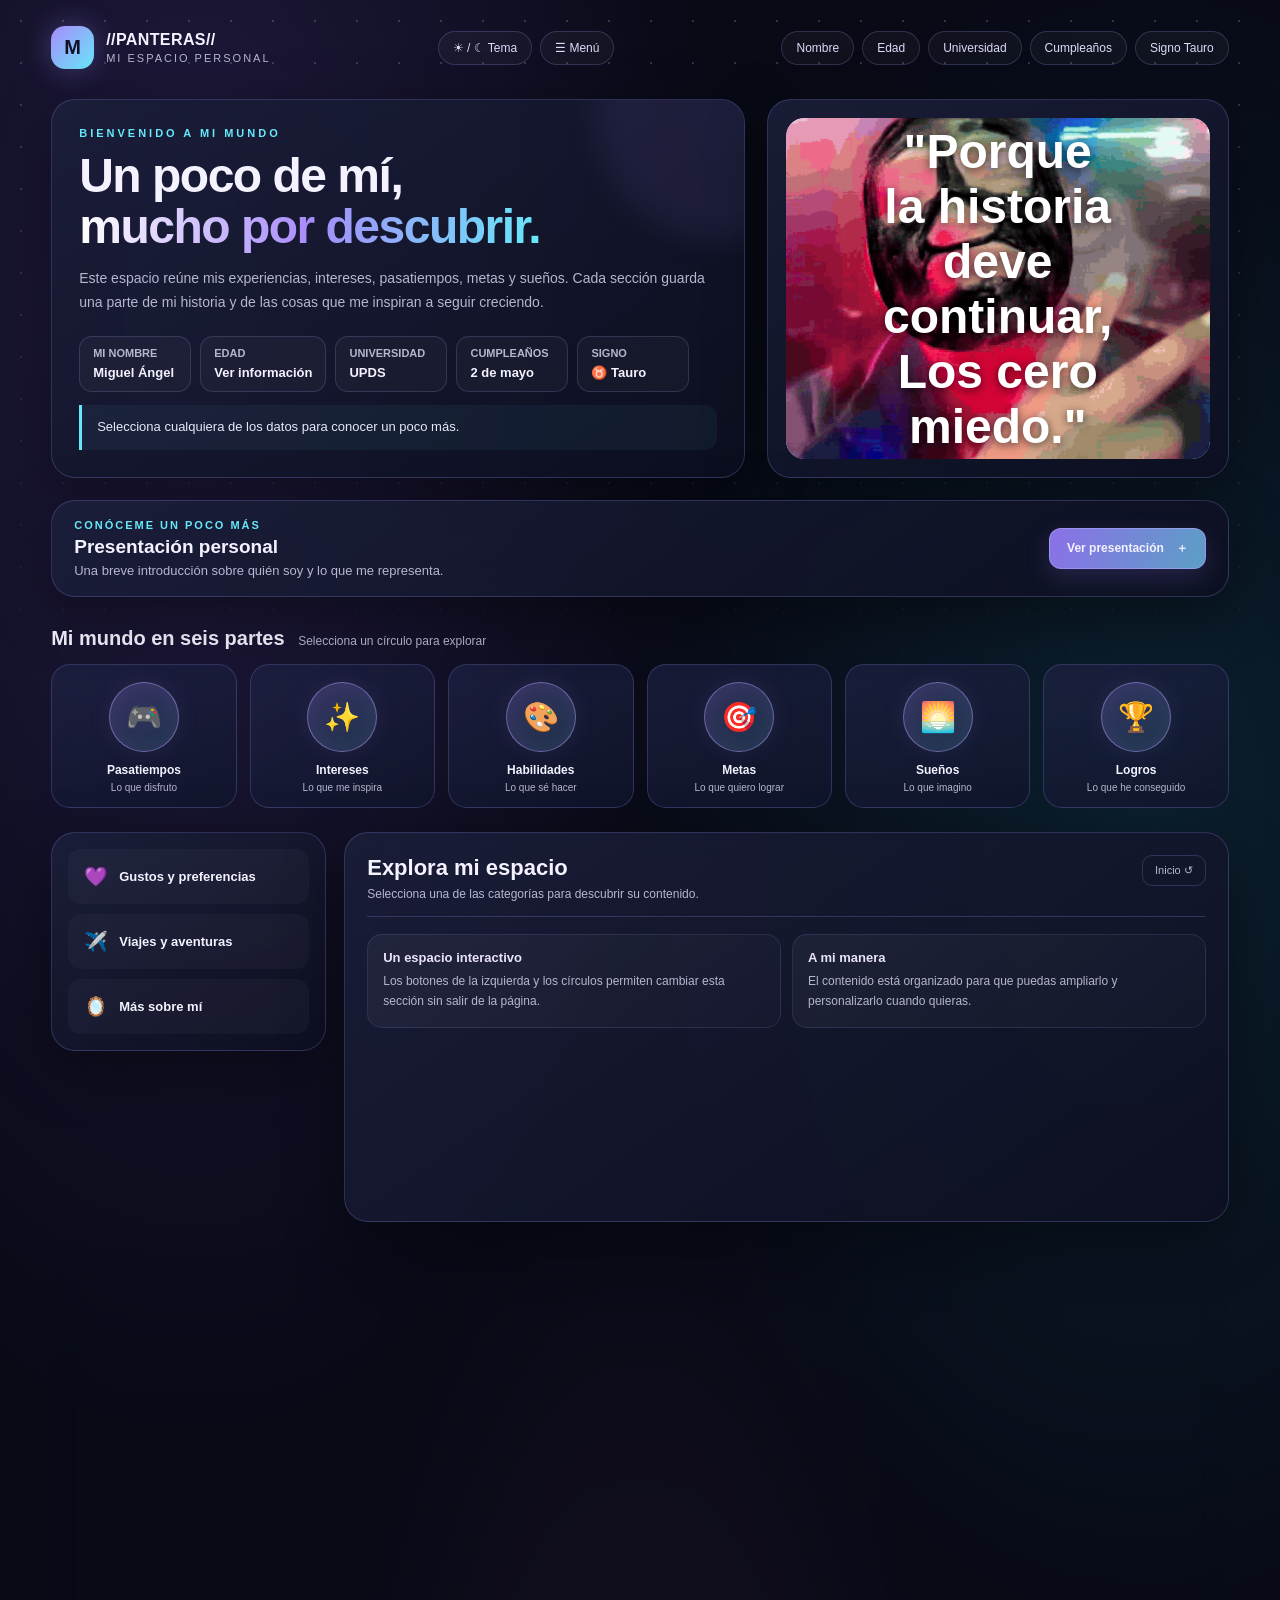
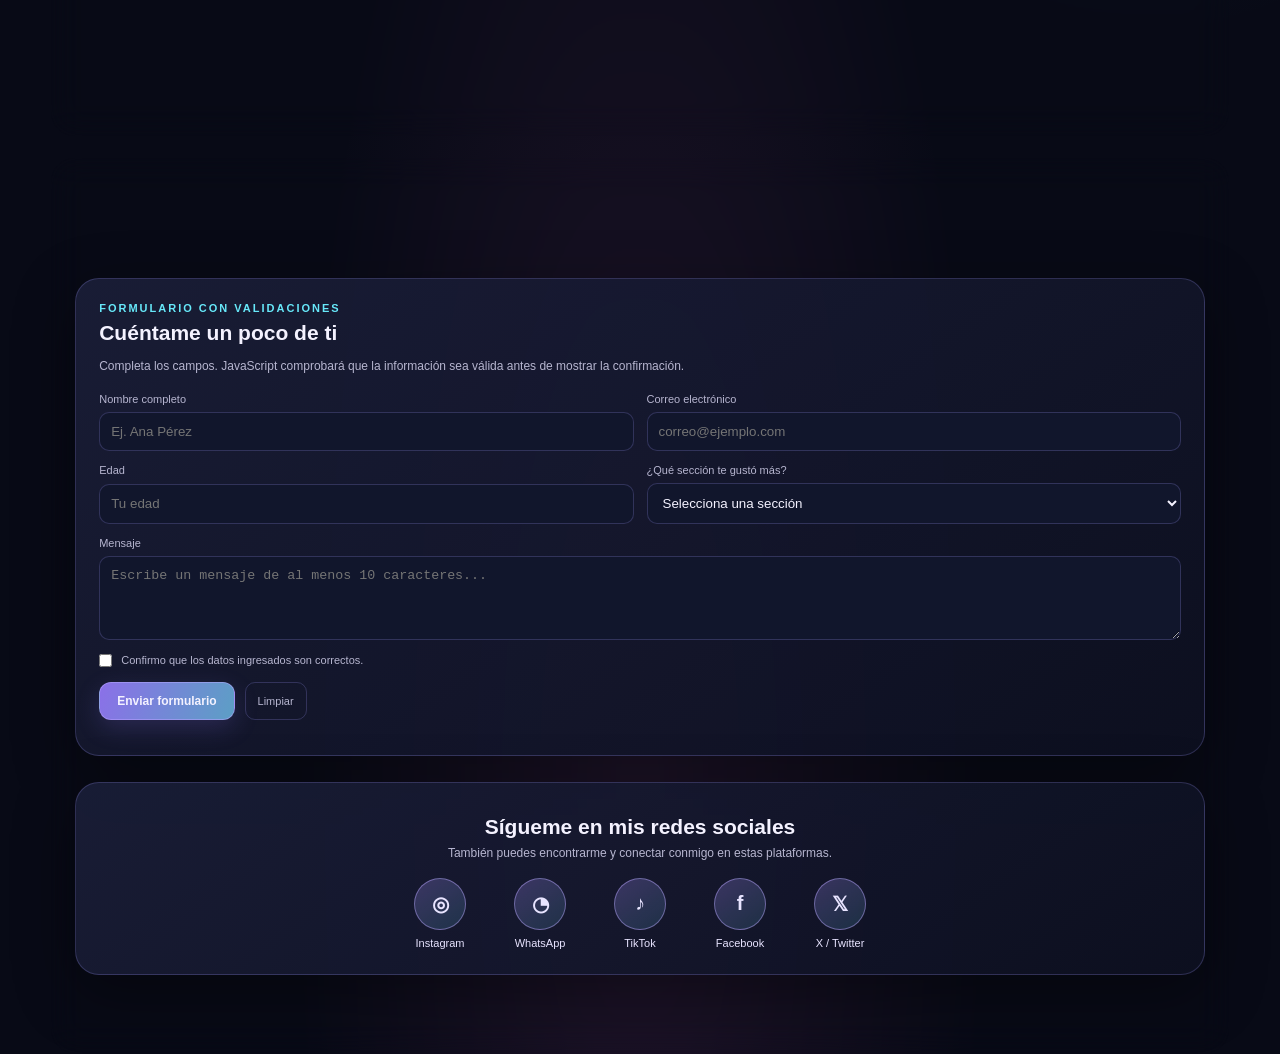
<file: index.html>
<!DOCTYPE html>
<html lang="es">
<head>
<meta charset="UTF-8">
<meta name="viewport" content="width=device-width, initial-scale=1.0">
<meta name="theme-color" content="#090b18">
<title>Miguel Ángel Chipana | Mi espacio personal</title>
<style>
:root{
 --bg:#080a16;--panel:rgba(18,22,43,.82);--panel2:rgba(25,30,58,.78);
 --line:rgba(164,153,255,.22);--text:#f4f2ff;--muted:#b7b6d0;
 --violet:#a78bfa;--cyan:#67e8f9;--pink:#f0abfc;--gold:#f6d58a;
 --shadow:0 18px 60px rgba(0,0,0,.38);
}
*{box-sizing:border-box}
html{scroll-behavior:smooth}
body{margin:0;color:var(--text);font-family:Inter,Segoe UI,Arial,sans-serif;background:
 radial-gradient(ellipse at 15% 12%,rgba(107,75,190,.24),transparent 34%),
 radial-gradient(ellipse at 90% 30%,rgba(26,145,170,.16),transparent 32%),
 radial-gradient(ellipse at 50% 90%,rgba(163,75,150,.14),transparent 38%),var(--bg);
 min-height:100vh;overflow-x:hidden}
body:before{content:"";position:fixed;inset:0;pointer-events:none;opacity:.18;background-image:radial-gradient(#fff 1px,transparent 1px);background-size:42px 42px;mask-image:linear-gradient(to bottom,black,transparent 85%)}
button{font:inherit;color:inherit;cursor:pointer}
a{color:inherit;text-decoration:none}
.wrap{width:min(1180px,92%);margin:auto;position:relative;z-index:1}
header{display:flex;align-items:center;justify-content:space-between;gap:20px;padding:26px 0 18px}
.brand{display:flex;align-items:center;gap:12px;font-weight:800;letter-spacing:.4px}
.brand-mark{width:43px;height:43px;border-radius:14px;display:grid;place-items:center;background:linear-gradient(135deg,var(--violet),var(--cyan));color:#101225;font-size:20px;box-shadow:0 0 28px #9d8cff55}
.brand small{display:block;color:var(--muted);font-size:11px;font-weight:500;letter-spacing:2px;margin-top:3px}
.top-actions{display:flex;flex-wrap:wrap;gap:8px;justify-content:flex-end}
.pill{border:1px solid var(--line);background:#ffffff09;border-radius:999px;padding:9px 14px;font-size:12px;color:#dedafa;transition:.25s}
.pill:hover,.pill.active{background:#a78bfa22;border-color:#bba8ff;transform:translateY(-2px)}
.hero{display:grid;grid-template-columns:1.2fr .8fr;gap:22px;align-items:stretch;margin-top:12px}
.panel{background:linear-gradient(145deg,rgba(27,31,58,.88),rgba(13,16,33,.88));border:1px solid var(--line);border-radius:24px;box-shadow:var(--shadow);backdrop-filter:blur(16px)}
.profile{padding:27px;position:relative;overflow:hidden}
.profile:after{content:"";position:absolute;width:260px;height:260px;border-radius:50%;background:#9c7bff16;filter:blur(15px);right:-110px;top:-120px}
.eyebrow{color:var(--cyan);font-size:11px;text-transform:uppercase;letter-spacing:3px;font-weight:800}
h1{font-size:clamp(29px,4vw,48px);line-height:1.06;margin:12px 0 10px;letter-spacing:-1.5px}
.gradient{background:linear-gradient(90deg,#fff,var(--violet),var(--cyan));-webkit-background-clip:text;background-clip:text;color:transparent}
.lead{color:var(--muted);line-height:1.7;max-width:650px;font-size:14px}
.facts{display:flex;flex-wrap:wrap;gap:9px;margin-top:22px}
.fact{border:1px solid #aaa0e633;background:#ffffff08;border-radius:13px;padding:10px 13px;text-align:left;min-width:112px;transition:.25s}
.fact:hover{border-color:var(--cyan);transform:translateY(-3px)}
.fact b{display:block;font-size:11px;color:var(--muted);font-weight:600;margin-bottom:4px}
.fact span{font-size:13px;font-weight:700}
.fact-detail{margin-top:13px;padding:12px 15px;border-left:3px solid var(--cyan);background:#67e8f90d;border-radius:0 12px 12px 0;color:#e8e8fa;font-size:13px;line-height:1.6;min-height:44px}
.visual{padding:18px;display:flex;flex-direction:column;min-height:310px;position:relative;overflow:hidden}
.visual-art{flex:1;min-height:205px;border-radius:18px;position:relative;display:grid;place-items:center;overflow:hidden;background:radial-gradient(circle at 50% 48%,#a78bfa45,transparent 32%),linear-gradient(135deg,#171c3b,#101629 65%,#182c42)}
.orbit{position:absolute;border:1px solid #b9a7ff66;border-radius:50%;width:220px;height:220px;animation:spin 24s linear infinite}
.orbit.two{width:290px;height:150px;transform:rotate(-30deg);border-color:#67e8f966;animation:spin 32s linear infinite reverse}
.orbit:before{content:"";position:absolute;width:9px;height:9px;background:var(--cyan);border-radius:50%;top:20px;left:30px;box-shadow:0 0 18px var(--cyan)}
.logo-placeholder{width:116px;height:116px;border-radius:34px;display:grid;place-items:center;font-size:48px;background:linear-gradient(145deg,#bba8ff,#67e8f9);color:#11152c;box-shadow:0 0 55px #a78bfa77;animation:float 4s ease-in-out infinite}
.visual-quote{position:absolute;bottom:14px;left:15px;right:15px;text-align:center;font-weight:800;font-size:14px;text-shadow:0 2px 15px #000;animation:float 5s ease-in-out infinite}
.visual-note{font-size:11px;color:var(--muted);padding:11px 3px 1px;text-align:center}
@keyframes spin{to{transform:rotate(360deg)}}@keyframes float{0%,100%{transform:translateY(0)}50%{transform:translateY(-9px)}}
.presentation{margin-top:22px;padding:18px 22px;display:flex;align-items:center;justify-content:space-between;gap:15px}
.section-kicker{font-size:11px;letter-spacing:2px;text-transform:uppercase;color:var(--cyan);font-weight:800}
.presentation h2{font-size:19px;margin:5px 0}
.presentation p{color:var(--muted);font-size:13px;margin:0}
.action{border:1px solid #b8a5ff88;background:linear-gradient(110deg,#8b70e8,#5c9fc5);border-radius:12px;padding:11px 17px;font-weight:800;font-size:12px;box-shadow:0 8px 25px #8b70e833;transition:.25s;white-space:nowrap}
.action:hover{transform:translateY(-3px);filter:brightness(1.12)}
.presentation-content{display:none;margin-top:10px;padding:19px 22px;line-height:1.75;color:#dedcf3;font-size:14px}
.presentation-content.open{display:block;animation:reveal .35s ease}
@keyframes reveal{from{opacity:0;transform:translateY(10px)}to{opacity:1;transform:translateY(0)}}
h2.section-title{font-size:20px;margin:30px 0 14px}
h2.section-title span{color:var(--muted);font-size:12px;font-weight:500;margin-left:8px}
.circle-grid{display:grid;grid-template-columns:repeat(6,1fr);gap:13px}
.circle-card{border:1px solid var(--line);background:linear-gradient(160deg,#202447aa,#11162dcc);border-radius:19px;padding:17px 8px 14px;text-align:center;transition:.28s;min-width:0}
.circle-card:hover,.circle-card.selected{transform:translateY(-6px);border-color:#b6a4ff;box-shadow:0 12px 30px #8d7bea22}
.circle-icon{width:70px;height:70px;margin:0 auto 11px;border-radius:50%;display:grid;place-items:center;font-size:29px;background:linear-gradient(145deg,#a78bfa33,#67e8f922);border:1px solid #bba8ff77;box-shadow:inset 0 0 20px #a78bfa15,0 0 24px #a78bfa18;animation:float 5s ease-in-out infinite}
.circle-card:nth-child(2) .circle-icon{animation-delay:.4s}.circle-card:nth-child(3) .circle-icon{animation-delay:.8s}.circle-card:nth-child(4) .circle-icon{animation-delay:1.2s}.circle-card:nth-child(5) .circle-icon{animation-delay:1.6s}.circle-card:nth-child(6) .circle-icon{animation-delay:2s}
.circle-card strong{display:block;font-size:12px}.circle-card small{color:var(--muted);font-size:10px;display:block;margin-top:5px}
.lower{display:grid;grid-template-columns:275px 1fr;gap:18px;margin-top:24px;align-items:start}
.side-menu{padding:16px;display:grid;gap:10px}
.side-btn{width:100%;text-align:left;border:1px solid transparent;background:#ffffff08;padding:15px;border-radius:13px;display:flex;align-items:center;gap:11px;font-weight:750;font-size:13px;transition:.25s}
.side-btn span{font-size:19px}.side-btn:hover,.side-btn.active{background:#a78bfa20;border-color:#a78bfa77;transform:translateX(3px)}
.content-panel{padding:22px;min-height:390px}
.content-head{display:flex;align-items:flex-start;justify-content:space-between;gap:12px;border-bottom:1px solid var(--line);padding-bottom:15px;margin-bottom:17px}
.content-head h2{margin:0;font-size:22px}.content-head p{margin:6px 0 0;color:var(--muted);font-size:12px}
.back{background:transparent;border:1px solid var(--line);border-radius:10px;padding:8px 12px;font-size:11px;color:var(--muted)}
.content-grid{display:grid;grid-template-columns:repeat(2,minmax(0,1fr));gap:11px}
.info-card{background:linear-gradient(140deg,#ffffff0c,#ffffff04);border:1px solid #a89bff24;border-radius:15px;padding:15px;transition:.22s}
.info-card:hover{border-color:#67e8f966;transform:translateY(-3px)}
.info-card h3{font-size:13px;margin:0 0 7px;color:#e9e2ff}.info-card p{font-size:12px;line-height:1.65;color:var(--muted);margin:0}
.info-card button{margin-top:10px;background:#a78bfa18;border:1px solid #a78bfa55;border-radius:9px;padding:7px 10px;font-size:11px}
.detail-box{margin-top:14px;padding:15px;border-radius:14px;background:#67e8f90c;border:1px solid #67e8f933;line-height:1.7;font-size:13px;color:#e4e4f6;display:none}
.detail-box.show{display:block;animation:reveal .3s ease}
.tag{display:inline-block;padding:6px 9px;margin:4px 4px 0 0;border-radius:999px;background:#a78bfa18;border:1px solid #a78bfa44;font-size:11px;color:#e5dcff}
.social{margin:26px 0 18px;padding:25px;text-align:center}
.social h2{margin:0 0 7px;font-size:22px}.social p{color:var(--muted);font-size:12px;margin:0 0 18px}
.socials{display:flex;justify-content:center;flex-wrap:wrap;gap:12px}
.social-link{width:88px;display:grid;justify-items:center;gap:7px;color:#e8e4ff;font-size:11px}
.social-icon{width:52px;height:52px;border-radius:50%;display:grid;place-items:center;font-weight:900;font-size:20px;background:linear-gradient(145deg,#a78bfa44,#67e8f922);border:1px solid #bba8ff77;transition:.25s}
.social-link:hover .social-icon{transform:translateY(-5px) rotate(8deg);box-shadow:0 0 25px #a78bfa66}
footer{text-align:center;padding:0 0 25px;color:#8586a7;font-size:11px}
.toast{position:fixed;bottom:20px;left:50%;transform:translate(-50%,20px);background:#202747;border:1px solid #a78bfa66;padding:11px 16px;border-radius:12px;font-size:12px;opacity:0;pointer-events:none;transition:.3s;z-index:5}
.toast.show{opacity:1;transform:translate(-50%,0)}
@media(max-width:850px){.hero{grid-template-columns:1fr}.visual{min-height:270px}.circle-grid{grid-template-columns:repeat(3,1fr)}.lower{grid-template-columns:1fr}.side-menu{grid-template-columns:repeat(3,1fr)}.side-btn{justify-content:center;text-align:center;flex-direction:column;gap:5px;padding:12px 6px}}
@media(max-width:540px){header{align-items:flex-start;flex-direction:column}.top-actions{justify-content:flex-start}.profile{padding:21px}.facts{display:grid;grid-template-columns:repeat(2,1fr)}.fact{min-width:0}.presentation{align-items:flex-start;flex-direction:column}.circle-grid{grid-template-columns:repeat(2,1fr);gap:9px}.circle-icon{width:62px;height:62px}.side-menu{grid-template-columns:1fr}.side-btn{flex-direction:row;justify-content:flex-start;text-align:left;padding:13px}.content-panel{padding:16px}.content-grid{grid-template-columns:1fr}.content-head h2{font-size:19px}}

/* Componentes añadidos para la práctica DOM */
.top-actions{position:relative}.hamburger-menu{display:none;position:absolute;right:0;top:46px;z-index:10;min-width:190px;padding:8px;background:#171b35;border:1px solid var(--line);border-radius:14px;box-shadow:var(--shadow)}
.hamburger-menu.open{display:grid;animation:reveal .2s ease}.hamburger-menu a{padding:11px 12px;border-radius:9px;font-size:12px;color:#e8e4ff}.hamburger-menu a:hover{background:#a78bfa24}
body.light-mode{--bg:#eef0fa;--panel:rgba(255,255,255,.9);--panel2:#fff;--text:#20223b;--muted:#5f627e;--line:rgba(91,82,155,.24);background:radial-gradient(ellipse at 15% 12%,#d8d0ff,transparent 34%),radial-gradient(ellipse at 90% 30%,#c9f4f7,transparent 32%),#eef0fa;color:var(--text)}
body.light-mode .panel{background:linear-gradient(145deg,#ffffffed,#f7f7ffed)}body.light-mode .circle-card{background:linear-gradient(160deg,#fff,#f0efff)}body.light-mode .side-btn{color:#292b48}body.light-mode .info-card{background:#f7f7ff;border-color:#d8d3f2}body.light-mode .info-card h3{color:#343052}body.light-mode .info-card p{color:#62627b}body.light-mode .fact{background:#fff;color:#292b48}body.light-mode .fact-detail{color:#30334e}body.light-mode .presentation-content{color:#363852}
.dom-tools{padding:23px;margin-top:22px}.dom-tools h2{margin:7px 0;font-size:21px}.dom-tools>p,.form-intro{font-size:12px;color:var(--muted);line-height:1.6}.dom-columns{display:grid;grid-template-columns:1fr 1fr;gap:14px;margin-top:17px}.dom-box{padding:17px;border:1px solid var(--line);background:#ffffff07;border-radius:16px}.dom-box h3{font-size:15px;margin:0 0 8px}.dom-box p{font-size:12px;color:var(--muted);line-height:1.5}.select-row{display:grid;grid-template-columns:1fr 1fr;gap:9px}.select-row label,.form-grid label{display:grid;gap:7px;color:var(--muted);font-size:11px}.select-row select,.form-grid input,.form-grid select,.form-grid textarea,.filter-search{width:100%;border:1px solid var(--line);border-radius:10px;padding:11px;background:#11162c;color:var(--text);outline:none}.select-row select:focus,.form-grid input:focus,.form-grid select:focus,.form-grid textarea:focus,.filter-search:focus{border-color:var(--cyan);box-shadow:0 0 0 3px #67e8f91c}.dom-result{margin-top:12px;padding:12px;border-radius:11px;background:#a78bfa14;color:#e7e2ff;font-size:12px;line-height:1.6;min-height:43px}.filter-controls{display:flex;gap:7px;flex-wrap:wrap;margin:12px 0}.filter-btn{border:1px solid var(--line);border-radius:999px;background:#ffffff09;padding:7px 12px;font-size:11px}.filter-btn.active{background:#a78bfa33;border-color:var(--violet)}.filter-search{margin-bottom:9px}.filter-list{display:grid;grid-template-columns:1fr 1fr;gap:8px}.filter-item{padding:10px;border:1px solid var(--line);border-radius:10px;background:#ffffff08}.filter-item b,.filter-item small{display:block}.filter-item b{font-size:11px}.filter-item small{font-size:10px;color:var(--muted);margin-top:4px}.filter-count{margin-bottom:0}.form-grid{display:grid;grid-template-columns:1fr 1fr;gap:13px;margin-top:16px}.form-grid .full-field{grid-column:1/-1}.form-grid textarea{resize:vertical}.terms{display:flex;align-items:flex-start;gap:9px;margin-top:14px;color:var(--muted);font-size:11px}.terms input{accent-color:var(--violet);margin:0}.form-actions{display:flex;gap:10px;margin-top:15px}.form-feedback{margin-top:12px;font-size:12px;line-height:1.6}.form-feedback.error{color:#ffaaaa}.form-feedback.success{color:#8be8c2}
@media(max-width:700px){.dom-columns{grid-template-columns:1fr}.filter-list{grid-template-columns:1fr}.form-grid{grid-template-columns:1fr}.form-grid .full-field{grid-column:auto}.select-row{grid-template-columns:1fr}}

</style>
</head>
<body>
<div class="wrap">
<header>
 <div class="brand"><div class="brand-mark">M</div><div>//PANTERAS//<small>MI ESPACIO PERSONAL</small></div></div>
 <div class="top-actions">
  <button class="pill" id="themeToggle" type="button">☀ / ☾ Tema</button>
  <button class="pill" id="menuToggle" type="button" aria-expanded="false">☰ Menú</button>
  <nav class="hamburger-menu" id="hamburgerMenu" aria-label="Navegación principal">
   <a href="#mainCircles">Mis secciones</a><a href="#domTools">Música y filtros</a><a href="#contactForm">Formulario</a><a href="#socialLinks">Redes sociales</a>
  </nav>
 </div>
 <nav class="top-actions" aria-label="Datos personales">
  <button class="pill" data-fact="nombre">Nombre</button><button class="pill" data-fact="edad">Edad</button>
  <button class="pill" data-fact="universidad">Universidad</button><button class="pill" data-fact="cumple">Cumpleaños</button><button class="pill" data-fact="signo">Signo Tauro</button>
 </nav>
</header>

<section class="hero">
 <div class="panel profile">
  <div class="eyebrow">Bienvenido a mi mundo</div>
  <h1>Un poco de mí,<br><span class="gradient">mucho por descubrir.</span></h1>
  <p class="lead">Este espacio reúne mis experiencias, intereses, pasatiempos, metas y sueños. Cada sección guarda una parte de mi historia y de las cosas que me inspiran a seguir creciendo.</p>
  <div class="facts">
   <button class="fact" data-fact="nombre"><b>MI NOMBRE</b><span>Miguel Ángel</span></button>
   <button class="fact" data-fact="edad"><b>EDAD</b><span>Ver información</span></button>
   <button class="fact" data-fact="universidad"><b>UNIVERSIDAD</b><span>UPDS</span></button>
   <button class="fact" data-fact="cumple"><b>CUMPLEAÑOS</b><span>2 de mayo</span></button>
   <button class="fact" data-fact="signo"><b>SIGNO</b><span>♉ Tauro</span></button>
  </div>
  <div class="fact-detail" id="factDetail">Selecciona cualquiera de los datos para conocer un poco más.</div>
 </div>
 <div class="panel visual">
  <div class="visual-art">
   <div class="orbit"></div><div class="orbit two"></div>
   
   
   <div class="logo-placeholder" style="position:relative;width:100%;height:100%;overflow:hidden;padding:0;border-radius:18px;">
  <!-- 🖼️ La imagen ocupa TODO el cuadro -->
  <img id="carrusel-imagen" src="panter.gif" alt="Carrusel" style="width:100%;height:100%;object-fit:cover;position:absolute;top:0;left:0;">
  
  <!-- ✍️ La frase va encima, bien visible -->
  <div style="position:absolute;top:50%;left:50%;transform:translate(-50%,-50%);text-align:center;color:white;text-shadow:0 2px 10px rgba(0,0,0,0.7);z-index:1;">
    <strong>"Porque la historia deve continuar, Los cero miedo."</strong>
  </div>
</div>

<script>
const misImagenes = [
  "panter.gif",
  "panter1.gif",
  "panter5.gif"
];
let posicion = 0;
setInterval(function() {
  posicion = (posicion + 1) % misImagenes.length;
  document.getElementById('carrusel-imagen').src = misImagenes[posicion];
}, 3000);
</script>
  </div>
</section>


<section class="panel presentation">
 <div><div class="section-kicker">Conóceme un poco más</div><h2>Presentación personal</h2><p>Una breve introducción sobre quién soy y lo que me representa.</p></div>
 <button class="action" id="presentationBtn">Ver presentación　＋</button>
</section>
<div class="panel presentation-content" id="presentationContent">
 <strong>¡Hola! ¿Qué tal?</strong> Soy Miguel Ángel Chipana Choque, también conocido como “Panteras”. Actualmente estudio Ingeniería de Sistemas en la Universidad Privada Domingo Savio (UPDS). Me considero una persona con curiosidad por aprender, creatividad e interés por la música, el arte, la tecnología y las experiencias nuevas. En este sitio comparto algunas de mis aficiones, habilidades, objetivos y recuerdos. ¡Espero que disfrutes recorriendo mi espacio personal!
</div>

<h2 class="section-title">Mi mundo en seis partes <span>Selecciona un círculo para explorar</span></h2>
<section class="circle-grid" id="mainCircles">
 <button class="circle-card" data-section="pasatiempos"><div class="circle-icon">🎮</div><strong>Pasatiempos</strong><small>Lo que disfruto</small></button>
 <button class="circle-card" data-section="intereses"><div class="circle-icon">✨</div><strong>Intereses</strong><small>Lo que me inspira</small></button>
 <button class="circle-card" data-section="habilidades"><div class="circle-icon">🎨</div><strong>Habilidades</strong><small>Lo que sé hacer</small></button>
 <button class="circle-card" data-section="metas"><div class="circle-icon">🎯</div><strong>Metas</strong><small>Lo que quiero lograr</small></button>
 <button class="circle-card" data-section="suenos"><div class="circle-icon">🌅</div><strong>Sueños</strong><small>Lo que imagino</small></button>
 <button class="circle-card" data-section="logros"><div class="circle-icon">🏆</div><strong>Logros</strong><small>Lo que he conseguido</small></button>
</section>

<section class="lower">
 <aside class="panel side-menu">
  <button class="side-btn" data-section="gustos"><span>💜</span> Gustos y preferencias</button>
  <button class="side-btn" data-section="viajes"><span>✈️</span> Viajes y aventuras</button>
  <button class="side-btn" data-section="sobremi"><span>🪞</span> Más sobre mí</button>
 </aside>
 <main class="panel content-panel" id="contentPanel">
  <div class="content-head"><div><h2 id="contentTitle">Explora mi espacio</h2><p id="contentSubtitle">Selecciona una de las categorías para descubrir su contenido.</p></div><button class="back" id="resetContent">Inicio ↺</button></div>
  <div class="content-grid" id="contentGrid">
   <article class="info-card"><h3>Un espacio interactivo</h3><p>Los botones de la izquierda y los círculos permiten cambiar esta sección sin salir de la página.</p></article>
   <article class="info-card"><h3>A mi manera</h3><p>El contenido está organizado para que puedas ampliarlo y personalizarlo cuando quieras.</p></article>
  </div>
  <div class="detail-box" id="detailBox"></div>
 </main>
</section>


<section class="panel dom-tools" id="domTools">
 <div class="dom-heading"><div><div class="section-kicker">Práctica de manipulación del DOM</div><h2>Mi música y entretenimiento</h2><p>Selecciona dos artistas y utiliza los filtros para encontrar canciones o juegos.</p></div></div>
 <div class="dom-columns">
  <div class="dom-box">
   <h3>🎶 Doble selección musical</h3>
   <p>Elige dos artistas de música romántica para mostrar tu selección.</p>
   <div class="select-row">
    <label>Artista 1<select id="artistOne"><option value="">Seleccionar artista</option><option>Chayanne</option><option>Ricardo Arjona</option><option>Camila</option><option>Sin Bandera</option></select></label>
    <label>Artista 2<select id="artistTwo"><option value="">Seleccionar artista</option><option>Chayanne</option><option>Ricardo Arjona</option><option>Camila</option><option>Sin Bandera</option></select></label>
   </div>
   <div class="dom-result" id="musicResult">Selecciona dos artistas diferentes para ver tu combinación musical.</div>
  </div>
  <div class="dom-box">
   <h3>🔎 Filtro de canciones y juegos</h3>
   <div class="filter-controls"><button class="filter-btn active" data-filter="all">Todo</button><button class="filter-btn" data-filter="song">Canciones</button><button class="filter-btn" data-filter="game">Juegos</button></div>
   <input class="filter-search" id="itemSearch" type="search" placeholder="Buscar por nombre..." aria-label="Buscar canciones o juegos">
   <div class="filter-list" id="filterList">
    <div class="filter-item" data-type="song"><b>🎵 Tiempo de vals</b><small>Chayanne · Romántica</small></div>
    <div class="filter-item" data-type="song"><b>🎵 Historia de taxi</b><small>Ricardo Arjona · Pop latino</small></div>
    <div class="filter-item" data-type="song"><b>🎵 Un siglo sin ti</b><small>Chayanne · Romántica</small></div>
    <div class="filter-item" data-type="game"><b>🎮 Ajedrez</b><small>Estrategia</small></div>
    <div class="filter-item" data-type="game"><b>🎮 Fútbol</b><small>Deportes</small></div>
    <div class="filter-item" data-type="game"><b>🎮 Juegos de carreras</b><small>Velocidad</small></div>
   </div>
   <p class="filter-count" id="filterCount">6 elementos</p>
  </div>
 </div>
</section>

<section class="panel dom-tools" id="contactForm">
 <div class="section-kicker">Formulario con validaciones</div><h2>Cuéntame un poco de ti</h2>
 <p class="form-intro">Completa los campos. JavaScript comprobará que la información sea válida antes de mostrar la confirmación.</p>
 
<section class="panel dom-tools" id="contactForm">
 <div class="section-kicker">Formulario con validaciones</div><h2>Cuéntame un poco de ti</h2>
 <p class="form-intro">Completa los campos. JavaScript comprobará que la información sea válida antes de mostrar la confirmación.</p>
 <form id="personalForm" novalidate>
  <div class="form-grid">
   <label>Nombre completo<input id="visitorName" name="name" type="text" placeholder="Ej. Ana Pérez" required minlength="3" maxlength="60"></label>
   <label>Correo electrónico<input id="visitorEmail" name="email" type="email" placeholder="correo@ejemplo.com" required></label>
   <label>Edad<input id="visitorAge" name="age" type="number" min="13" max="100" placeholder="Tu edad" required></label>
   <label>¿Qué sección te gustó más?<select id="visitorSection" required><option value="">Selecciona una sección</option><option>Pasatiempos</option><option>Intereses</option><option>Viajes y aventuras</option><option>Gustos y preferencias</option></select></label>
   <label class="full-field">Mensaje<textarea id="visitorMessage" name="message" rows="4" minlength="10" maxlength="500" placeholder="Escribe un mensaje de al menos 10 caracteres..." required></textarea></label>
  </div>
  <label class="terms"><input id="visitorTerms" type="checkbox" required> Confirmo que los datos ingresados son correctos.</label>
  <div class="form-actions"><button class="action" type="submit">Enviar formulario</button><button class="back" type="reset">Limpiar</button></div>
  <div class="form-feedback" id="formFeedback" role="status" aria-live="polite"></div>
 </form>
</section>

<section class="panel social" id="socialLinks">
 <h2>Sígueme en mis redes sociales</h2><p>También puedes encontrarme y conectar conmigo en estas plataformas.</p>
 <div class="socials">
  <a class="social-link" href="https://www.instagram.com/miguelpanteras?rpxt=bXBjbjlhcGVmOGkx" data-social="Instagram"><span class="social-icon">◎</span>Instagram</a>
  <a class="social-link" href="+591 75293667" data-social="WhatsApp"><span class="social-icon">◔</span>WhatsApp</a>
  <a class="social-link" href="https://www.tiktok.com/@panna_miguel7?_r=1&_t=ZS-9B5w3W9k8Ge" data-social="TikTok"><span class="social-icon">♪</span>TikTok</a>
  <a class="social-link" href="https://www.facebook.com/share/18tQNuD8GC/" data-social="Facebook"><span class="social-icon">f</span>Facebook</a>
  <a class="social-link" href="https://x.com/Panteras_7" data-social="X"><span class="social-icon">𝕏</span>X / Twitter</a>
 </div>
</section>
<footer>© 2026 · Miguel Ángel Chipana · Mi espacio personal</footer>
</div>
<div class="toast" id="toast"></div>
<script>
const factText={
 nombre:"Mi nombre es Miguel Ángel Chipana Choque. También me conocen por el apodo “Panteras”.",
 edad:"23 añitos en la flor de mi juventud.",
 universidad:"Estudio Ingeniería de Sistemas en la Universidad Privada Domingo Savio (UPDS), sede La Paz.",
 cumple:"Mi cumpleaños es el 2 de mayo. Una fecha especial para compartir con las personas importantes.",
 signo:"Mi signo zodiacal es Tauro. Se suele asociar con la constancia, la paciencia, la determinación y el aprecio por la estabilidad."
};
const datasets={
 pasatiempos:{title:"Mis pasatiempos",sub:"Actividades que disfruto realizar en mi tiempo libre.",items:[
 ["⚽ Deportes","Fútbol, futsal, tenis y wally. Me gusta mantenerme activo, compartir en equipo y disfrutar la competencia sana.","Me gusta el deporte porque combina movimiento, compañerismo y disciplina."],
 ["🥁 Música e instrumentos","Percusión, atabales, bajo, guitarra, piano y trompeta. También disfruto cantar y animar.","La música es una forma de expresión; cada instrumento permite transmitir una emoción diferente."],
 ["🎬 Películas y series","Me atraen especialmente las películas de acción y terror. También disfruto algunas historias románticas, de aventura y suspenso.","Me gustan las historias que generan emoción, mantienen la intriga y dejan algo para recordar."],
 ["🎧 Escuchar música","Bachata, rock clásico, rock boliviano, cumbia y canciones románticas acompañan distintos momentos de mi día.","La música cambia el ambiente y puede acompañar tanto momentos tranquilos como reuniones con amigos."]
 ]},
 intereses:{title:"Mis intereses",sub:"Temas y experiencias que despiertan mi curiosidad.",items:[
 ["💻 Tecnología","Programación, diseño web, herramientas digitales y nuevas tecnologías.","Me interesa comprender cómo la tecnología resuelve problemas y permite crear proyectos útiles."],
 ["🎥 Producción audiovisual","Filmación, edición de video, fotografía, diseño gráfico y creación de contenido.","Me llama la atención transformar ideas en piezas visuales que comuniquen y conecten."],
 ["🎶 Arte y música","Instrumentos, canto, percusión, ritmo y expresión artística.","El arte permite comunicar ideas y emociones de una manera creativa."],
 ["🌎 Culturas y viajes","Conocer lugares, tradiciones, gastronomía y personas de diferentes culturas.","Viajar amplía la perspectiva y permite aprender fuera del entorno cotidiano."]
 ]},
 habilidades:{title:"Mis habilidades",sub:"Capacidades que he desarrollado y que continúo fortaleciendo.",items:[
 ["🎨 Diseño gráfico","Formación técnica en diseño gráfico y manejo creativo de recursos visuales.","Una habilidad que combina composición, creatividad y comunicación visual."],
 ["💈 Barbería","Conocimientos de barbería y atención al detalle.","Una práctica que requiere precisión, paciencia y trato con las personas."],
 ["🎬 Producción audiovisual","Experiencia de trabajo en tres productoras, participando en actividades de filmación.","Me ha permitido conocer el trabajo en equipo y los procesos de producción."],
 ["🎵 Música y expresión","Percusión, ritmo, canto, animación e interés por distintos instrumentos.","Disfruto participar en actividades donde puedo expresarme y compartir energía."],
 ["🧵 Costura","Habilidad para realizar trabajos de costura y resolver detalles prácticos.","Una actividad que desarrolla concentración, coordinación y creatividad."],
 ["🏃 Actividad física","Trotar y practicar diferentes deportes recreativos.","Me ayuda a mantener una rutina activa y a desarrollar constancia."]
 ]},
 metas:{title:"Mis metas",sub:"Objetivos personales y profesionales que quiero alcanzar.",items:[
 ["🎥 Crear mi propia productora","Desarrollar una productora audiovisual con identidad propia, equipo creativo y proyectos de calidad.","Quiero convertir mi experiencia e ideas en un proyecto profesional sostenible."],
 ["🏡 Terminar de pagar mi casa","Continuar avanzando hasta completar el pago de mi vivienda.","Representa estabilidad, esfuerzo y una meta construida con responsabilidad."],
 ["🚘 Comprar un vehículo propio","Ahorrar y organizar mis recursos para adquirir un automóvil.","Una meta que representa independencia y nuevas posibilidades."],
 ["🌍 Viajar a otros continentes","Conocer países y culturas fuera de Latinoamérica.","Quiero descubrir nuevos lugares y ampliar mi experiencia de vida."],
 ["🎹 Aprender más instrumentos","Seguir practicando y dominar instrumentos que todavía tengo pendientes.","La música es un aprendizaje continuo y una pasión que quiero desarrollar."]
 ]},
 suenos:{title:"Mis sueños",sub:"Experiencias y formas de vida que me gustaría alcanzar.",items:[
 ["🌊 Vivir cerca del mar","Imagino una vida tranquila, cerca de una playa y rodeada de naturaleza.","Me gustaría despertar con calma, disfrutar del paisaje y encontrar equilibrio entre trabajo y vida personal."],
 ["✈️ Conocer el mundo","Viajar por distintos países, descubrir culturas y vivir experiencias diferentes.","Quiero conocer lugares como las costas de Croacia, Grecia o Portugal, entre muchos otros destinos."],
 ["🕊️ Tener paz y tranquilidad","Construir una vida estable, con tiempo para disfrutar, aprender y compartir.","Para mí, el éxito también significa bienestar, tranquilidad y felicidad."],
 ["🎼 Dominar más instrumentos","Aprender nuevos instrumentos y seguir creciendo musicalmente.","Sueño con tener más recursos para expresarme a través de la música."]
 ]},
 logros:{title:"Mis logros",sub:"Experiencias, formación y avances que valoro.",items:[
 ["🎓 Técnico Superior en Diseño Gráfico","Formación técnica superior en el área de Diseño Gráfico.","Un logro académico que fortaleció mi creatividad y mis conocimientos visuales."],
 ["💈 Formación en barbería","Cuento con formación y conocimientos de barbería.","Una habilidad práctica que forma parte de mi desarrollo personal."],
 ["🎬 Trabajo en tres productoras","He tenido la oportunidad de trabajar en tres productoras y participar en actividades como filmmaker.","Estas experiencias me han permitido aprender sobre producción y trabajo colaborativo."],
 ["🏡 Avance hacia mi vivienda","He avanzado con el pago de mi casa.","Es un logro importante que refleja esfuerzo, planificación y perseverancia."],
 ["🎸 Equipamiento propio","He podido adquirir muebles e instrumentos musicales con mis propios recursos.","Valoro estos avances porque son fruto de mi trabajo y dedicación."]
 ]},
 gustos:{title:"Gustos y preferencias",sub:"Cinco categorías para conocer algunas de mis elecciones favoritas.",items:[
 ["🎵 Música favorita","Bachata, música romántica, Siddhartha, Zoé, rock clásico, rock boliviano y cumbia villera.","Me gusta alternar entre sonidos nostálgicos, románticos y ritmos alegres."],
 ["🎞️ Películas y series","Acción, terror, suspenso, aventura y algunas películas románticas.","Disfruto las historias intensas, los misterios y las tramas que sorprenden."],
 ["🍲 Platos favoritos","Fricasé, ceviche, tacos mexicanos, silpancho, pique macho y comida tradicional boliviana.","Me gusta probar sabores diferentes y disfrutar tanto de la gastronomía nacional como internacional."],
 ["📍 Lugares especiales","Paisajes naturales, playas, miradores, ciudades con historia y lugares culturales.","Me atraen los destinos que combinan naturaleza, arquitectura y experiencias."],
 ["🍂 Estación preferida","Días frescos, ambientes de fin de año y celebraciones de diciembre.","Diciembre me gusta por el ambiente de las fiestas, los encuentros y el cierre de un ciclo."]
 ]},
 viajes:{title:"Viajes y aventuras",sub:"Destinos y recuerdos para completar con tus propias fotografías y experiencias.",items:[
 ["🇦🇷 Argentina","Buenos Aires, Córdoba, Mendoza, Bariloche, Rosario, Salta y Puerto Iguazú.","Un recorrido de referencia por ciudades conocidas por su cultura, paisajes y gastronomía. Estuvimos 5 días completos con amigos de toda la vida. En Buenos Aires comimos unas empanadas jugosas y una milanesa napolitana gigante que apenas podíamos compartir. Salimos de noche a caminar por Puerto Madero y terminamos riendo hasta tarde en una discoteca con música en vivo. En Bariloche pasamos 3 días más: fuimos al parque nacional, caminamos junto al lago y probamos el mejor chocolate caliente de mi vida. Con amigos del trabajo que viven allá, hicimos una parrilla al aire libre y contamos anécdotas hasta que se hizo de noche. En Salta, mi primo nos llevó a comer empanadas salteñas recién salidas del horno y caminamos por la plaza principal viendo el atardecer. En Puerto Iguazú, caminar bajo las cataratas fue impresionante, y al final del día cenamos juntos platos típicos mientras planificábamos el próximo viaje."],
 ["🇨🇱 Chile","Santiago, Valparaíso, Viña del Mar, San Pedro de Atacama y Puerto Varas.","Lugares con contrastes entre ciudad, costa, desierto y naturaleza.Pasamos una semana entera con unos tíos que viven en Santiago. Nos recibieron con un asado casero y nos hicieron sentir como en casa desde el primer minuto. En Valparaíso nos perdimos entre sus escaleras coloridas, comimos mariscos frescos junto al mar y subimos a los miradores con amigos que conocimos allá. Por la noche salimos a caminar por la avenida principal y entramos a un lugar con música y luces donde todos nos divertimos mucho. En San Pedro de Atacama, fuimos al parque nacional con amigos de viaje, acampamos una noche mirando las estrellas — ¡nunca había visto un cielo tan lleno de luz! — y al día siguiente comimos un plato caliente en un restaurante sencillo pero acogedor. En Valdivia, comimos pastel de jaiba junto al río y paseamos en bote al atardecer."],
 ["🇵🇪 Perú","Lima, Cusco, Machu Picchu, Arequipa, Puno y Huacachina.","Un país con historia, arquitectura y paisajes diversos.Estuvimos 6 días con compañeros de universidad que ahora viven en Lima. Llegamos y lo primero que hicimos fue comer ceviche fresco y limonada en una orilla del mar — ¡sabía a gloria! En Cusco caminamos por las calles empedradas, comimos un plato caliente de lomo saltado que nos devolvió las energías y salimos a cenar juntos mientras recordábamos viejos tiempos. En Machu Picchu llegamos temprano, emocionados como niños, y arriba nos tomamos fotos infinitas prometiendo volver. En Arequipa comimos rocoto relleno con la familia de un amigo, y aunque picaba mucho, repetimos porque estaba delicioso. En Huacachina fuimos en carros por las dunas, reímos hasta dolernos el estómago y al atardecer nos sentamos a ver el sol esconderse entre la arena. "],
 ["🇧🇷 Brasil","Río de Janeiro, São Paulo, Florianópolis, Salvador y Foz do Iguaçu.","Destinos conocidos por sus playas, cultura y paisajes. Fuimos 4 días con amigos de toda la vida. En Río de Janeiro subimos al Pan de Azúcar, bajamos y comimos feijoada en un puesto cercano — lleno de sabor y tradición. Por la noche salimos a caminar por Copacabana, entramos a un lugar con samba en vivo y terminamos bailando hasta que nos dolieron los pies. En São Paulo nos recibió un amigo que vive allá, nos llevó a un parque enorme donde pasamos la tarde charlando, y después cenamos comida típica brasileña con risas que no terminaban. En Foz do Iguaçu nos quedamos sin palabras ante las caídas de agua, y al final del día compartimos una pizza enorme entre todos mientras decíamos: 'tenemos que repetir esto pronto'."],
 ["🇧🇴 Bolivia","La Paz, Santa Cruz, Cochabamba, Oruro, Potosí, Tarija y BSustituye o eni.","Un recorrido por siete departamentos. Viajamos una semana completa con mi familia y amigos de siempre. En La Paz subimos al mirador, comimos salteñas calientes recién horneadas y por la noche fuimos a un lugar con música en vivo donde bailamos hasta tarde. En Santa Cruz nos recibió la familia de mi mamá, hicimos una cena grande con platos que solo ellos saben preparar bien. En Cochabamba pasamos el fin de semana en un parque natural, hicimos un picnic con frutas y comida casera, y jugamos como cuando éramos pequeños. En Potosí caminamos por las calles históricas, comimos platos calientes en un restaurante sencillo y nos quedamos charlando hasta tarde. En Tarija visitamos viñedos con amigos del colegio, probamos vinos locales y comimos platos regionales mientras el tiempo parecía detenerse."]
 ]},
 sobremi:{title:"Más sobre mí",sub:"Pequeñas experiencias que forman parte de mi estilo de vida.",items:[
 ["🌃 Salir y compartir","Me gusta salir a discotecas, bailar y disfrutar de un buen ambiente.","Disfruto la música, el baile y compartir momentos agradables con amigos."],
 ["🎤 Asistir a eventos","Me interesa participar en eventos, presentaciones y actividades sociales.","Son oportunidades para conocer personas, descubrir propuestas y vivir nuevas experiencias."],
 ["🍽️ Salir a comer","Me gusta conocer lugares para comer y probar diferentes platos.","La gastronomía también es una forma de descubrir culturas y compartir."],
 ["🧳 Viajar y explorar","Disfruto la idea de viajar, conocer lugares y salir de la rutina.","Cada destino puede convertirse en una experiencia y un recuerdo especial."],
 ["🎶 Cantar y tocar","La música ocupa un lugar importante entre mis actividades.","Me gusta expresarme, practicar y compartir la música con otras personas."],
 ["🤝 Conocer gente nueva","Valoro las conversaciones y la posibilidad de conocer personas con distintas ideas.","Cada encuentro puede aportar una perspectiva o aprendizaje diferente."]
 ]}
};
const grid=document.getElementById('contentGrid'),title=document.getElementById('contentTitle'),subtitle=document.getElementById('contentSubtitle'),detail=document.getElementById('detailBox');
function showSection(key){
 const d=datasets[key];if(!d)return;
 title.textContent=d.title;subtitle.textContent=d.sub;detail.classList.remove('show');detail.innerHTML='';
 grid.innerHTML=d.items.map((it,i)=>`<article class="info-card"><h3>${it[0]}</h3><p>${it[1]}</p><button data-detail="${i}">Descubrir más　＋</button></article>`).join('');
 document.querySelectorAll('[data-section]').forEach(b=>b.classList.toggle('active',b.dataset.section===key));
 grid.querySelectorAll('[data-detail]').forEach(btn=>btn.addEventListener('click',()=>{
  const item=d.items[Number(btn.dataset.detail)];
  detail.innerHTML=`<strong>${item[0]}</strong><br>${item[2]}`;
  detail.classList.add('show');
 }));
 document.getElementById('contentPanel').scrollIntoView({behavior:'smooth',block:'nearest'});
}
document.querySelectorAll('[data-section]').forEach(b=>b.addEventListener('click',()=>showSection(b.dataset.section)));
document.querySelectorAll('[data-fact]').forEach(b=>b.addEventListener('click',()=>{
 const key=b.dataset.fact;document.getElementById('factDetail').textContent=factText[key];
 document.querySelectorAll('.pill').forEach(p=>p.classList.toggle('active',p.dataset.fact===key));
}));
document.getElementById('presentationBtn').addEventListener('click',()=>{
 const c=document.getElementById('presentationContent');c.classList.toggle('open');
 document.getElementById('presentationBtn').textContent=c.classList.contains('open')?'Ocultar presentación　−':'Ver presentación　＋';
});
document.getElementById('resetContent').addEventListener('click',()=>{
 title.textContent='Explora mi espacio';subtitle.textContent='Selecciona una de las categorías para descubrir su contenido.';
 grid.innerHTML='<article class="info-card"><h3>Un espacio interactivo</h3><p>Los botones permiten cambiar esta sección sin salir de la página.</p></article><article class="info-card"><h3>A tu manera</h3><p>Personaliza textos, imágenes, GIF y enlaces para hacer tuya esta página.</p></article>';
 detail.classList.remove('show');document.querySelectorAll('[data-section]').forEach(b=>b.classList.remove('active'));
});
const toast=document.getElementById('toast');
document.querySelectorAll('[data-social]').forEach(a=>a.addEventListener('click',e=>{
 if(a.getAttribute('href')==='#'){e.preventDefault();toast.textContent='Añade tu enlace personal de '+a.dataset.social+' en el atributo href de este botón.';toast.classList.add('show');setTimeout(()=>toast.classList.remove('show'),2600);}
}));
</script>

<script>
// Menú hamburguesa: abrir/cerrar y cerrar al elegir un enlace.
const menuToggle=document.getElementById('menuToggle');
const hamburgerMenu=document.getElementById('hamburgerMenu');
menuToggle.addEventListener('click',()=>{const open=hamburgerMenu.classList.toggle('open');menuToggle.setAttribute('aria-expanded',String(open));});
hamburgerMenu.querySelectorAll('a').forEach(link=>link.addEventListener('click',()=>{hamburgerMenu.classList.remove('open');menuToggle.setAttribute('aria-expanded','false');}));
// Alternancia de tema claro y oscuro.
document.getElementById('themeToggle').addEventListener('click',()=>{document.body.classList.toggle('light-mode');});
// Doble selección: se requieren dos artistas distintos.
function updateMusic(){const a=document.getElementById('artistOne').value,b=document.getElementById('artistTwo').value,out=document.getElementById('musicResult');if(!a||!b){out.textContent='Selecciona dos artistas diferentes para ver tu combinación musical.';return;}if(a===b){out.textContent='Elige dos artistas distintos para completar la doble selección.';return;}out.innerHTML='Tu selección romántica: <strong>'+a+'</strong> y <strong>'+b+'</strong>. ¡Una combinación para disfrutar de la música!';}
document.getElementById('artistOne').addEventListener('change',updateMusic);document.getElementById('artistTwo').addEventListener('change',updateMusic);
// Filtro combinado por categoría y texto de búsqueda.
let activeFilter='all';const searchInput=document.getElementById('itemSearch');
function applyFilter(){const q=searchInput.value.toLocaleLowerCase('es');let count=0;document.querySelectorAll('.filter-item').forEach(item=>{const categoryOk=activeFilter==='all'||item.dataset.type===activeFilter;const textOk=item.textContent.toLocaleLowerCase('es').includes(q);const show=categoryOk&&textOk;item.style.display=show?'block':'none';if(show)count++;});document.getElementById('filterCount').textContent=count+' elemento(s) encontrado(s)';}
document.querySelectorAll('.filter-btn').forEach(btn=>btn.addEventListener('click',()=>{activeFilter=btn.dataset.filter;document.querySelectorAll('.filter-btn').forEach(b=>b.classList.toggle('active',b===btn));applyFilter();}));searchInput.addEventListener('input',applyFilter);
// Validaciones del formulario: campos obligatorios, formato, rango, longitud y aceptación.
document.getElementById('personalForm').addEventListener('submit', event => {
    event.preventDefault();
    
    const name = document.getElementById('visitorName').value.trim();
    const email = document.getElementById('visitorEmail').value.trim();
    const ageInput = document.getElementById('visitorAge').value.trim();
    const age = Number(ageInput);
    const section = document.getElementById('visitorSection').value;
    const message = document.getElementById('visitorMessage').value.trim();
    const terms = document.getElementById('visitorTerms').checked;
    const feedback = document.getElementById('formFeedback');
    let errors = [];

    // ==================================================
    // 📝 NOMBRE — SÚPER ESTRICTO
    // ==================================================
    if (name === '') {
        errors.push('• Escribe tu nombre completo, por favor. No lo dejes vacío.');
    }
    else if (/[0-9]/.test(name)) {
        errors.push('• ⚠️ En el nombre SOLO van LETRAS. No pongas números, por favor.');
    }
    else if (/[!@#$%^&*()_+={}\[\]:;<>,.?\/\\|~`]/.test(name)) {
        errors.push('• ⚠️ En el nombre NO pongas signos como: @ # $ % &. Solo letras.');
    }
    else if (!/^[A-Za-zÁáÉéÍíÓóÚúÑñ]{2,}\s+[A-Za-zÁáÉéÍíÓóÚúÑñ\s]{2,}$/.test(name)) {
        errors.push('• ⚠️ Escribe DOS PALABRAS: tu NOMBRE y luego tu APELLIDO. Ejemplo: "Ana Pérez". Así de simple.');
    }

    // ==================================================
    // 📧 CORREO — SÚPER ESTRICTO
    // ==================================================
    if (email === '') {
        errors.push('• Escribe tu correo electrónico, por favor. No lo dejes vacío.');
    }
    else if (/\s/.test(email)) {
        errors.push('• ⚠️ El correo NO lleva espacios. Júntalo todo seguido, por favor.');
    }
    else if (!email.includes('@')) {
        errors.push('• ⚠️ Te falta el arroba: pon este símbolo @. Ejemplo: ana@gmail.com');
    }
    else if (!email.endsWith('.com')) {
        errors.push('• ⚠️ Tu correo debe terminar en .com. Revisa cómo termina tu correo, por favor.');
    }
    else if (!/^[a-z0-9._%+-]{2,30}@[a-z0-9.-]{2,20}\.com$/.test(email)) {
        errors.push('• ⚠️ Algo está mal con tu correo. Debe ser así: nombre@ejemplo.com');
    }

    // ==================================================
    // 🎂 EDAD — SÚPER ESTRICTA
    // ==================================================
    if (ageInput === '') {
        errors.push('• Escribe tu edad con números, por favor. No lo dejes vacío.');
    }
    else if (!/^\d+$/.test(ageInput)) {
        errors.push('• ⚠️ Solo escribe NÚMEROS. No pongas letras ni palabras. Ejemplo: 18');
    }
    else if (age < 13) {
        errors.push('• ⚠️ Debes tener al menos 13 años para llenar este formulario.');
    }
    else if (age > 100) {
        errors.push('• ⚠️ La edad que escribiste es muy grande. Revisa bien el número, por favor.');
    }

    // ==================================================
    // ⭐ SECCIÓN — OBLIGATORIA
    // ==================================================
    if (section === '') {
        errors.push('• Elige una opción de la lista. No dejes esa casilla vacía.');
    }

    // ==================================================
    // 💬 MENSAJE — SÚPER ESTRICTO
    // ==================================================
    if (message === '') {
        errors.push('• Escribe algo en el mensaje, por favor. No lo dejes vacío.');
    }
    else if (message.replace(/\s/g, '').length === 0) {
        errors.push('• ⚠️ Solo pusiste espacios. Escribe algo de verdad, por favor.');
    }
    else if (message.length < 10) {
        errors.push('• El mensaje es muy corto. Escribe al menos 10 letras o palabras más.');
    }
    else if (message.length > 500) {
        errors.push('• El mensaje es demasiado largo. Hazlo más corto, por favor.');
    }

    // ==================================================
    // ✅ CONFIRMACIÓN — OBLIGATORIA
    // ==================================================
    if (!terms) {
        errors.push('• Marca la casilla que dice "Confirmo que los datos son correctos". Solo hazle clic ahí.');
    }

    // ==================================================
    // 📤 RESULTADO — TODO BIEN O ALGO MAL
    // ==================================================
    if (errors.length > 0) {
        feedback.className = 'form-feedback error';
        feedback.innerHTML = errors.join('<br>');
        return;
    }

    feedback.className = 'form-feedback success';
    feedback.innerHTML = '<strong>✅ ¡TODO ESTÁ BIEN, ' + name.toUpperCase() + '!</strong><br>Muy bien hecho. Tu formulario quedó registrado. Gracias por participar.';
});
// Borrar todo al limpiar
document.getElementById('personalForm').addEventListener('reset', () => {
    const f = document.getElementById('formFeedback');
    f.textContent = '';
    f.className = 'form-feedback';
});
</script>

</body>
</html>
</file>
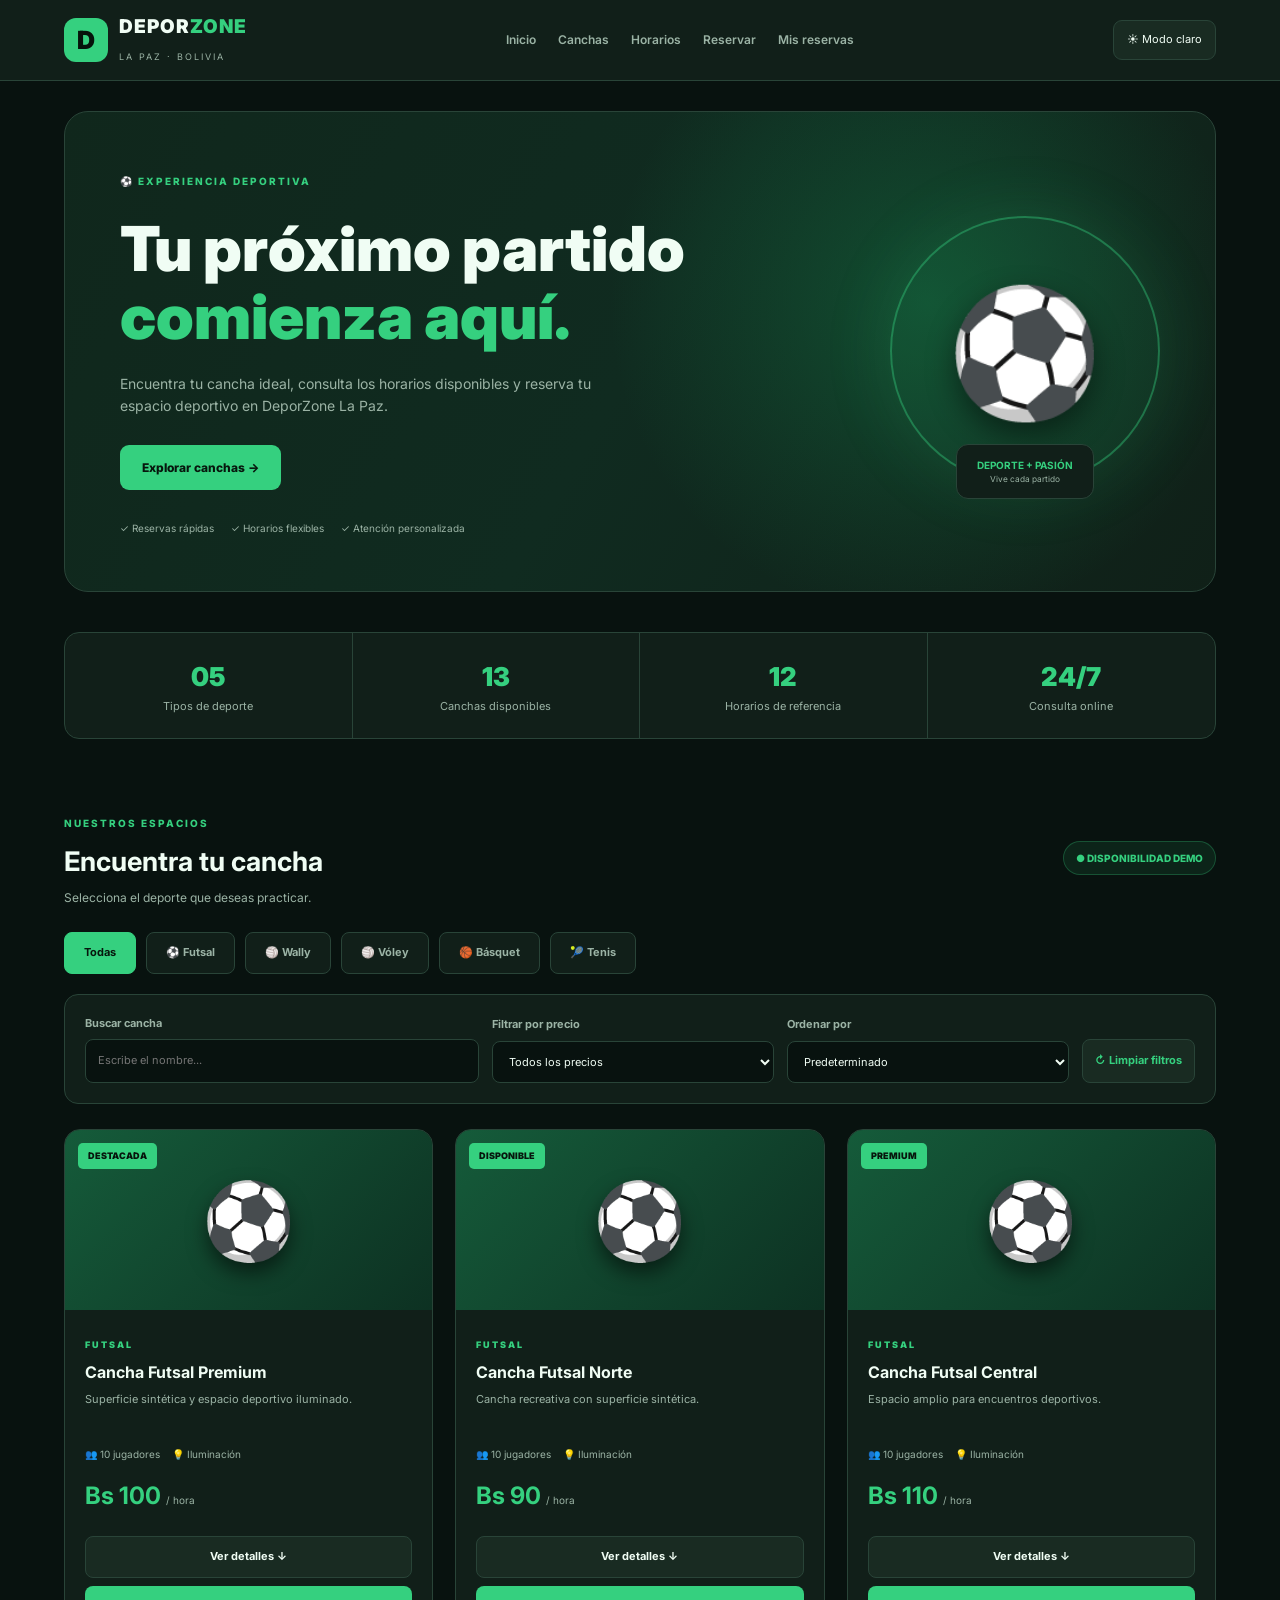
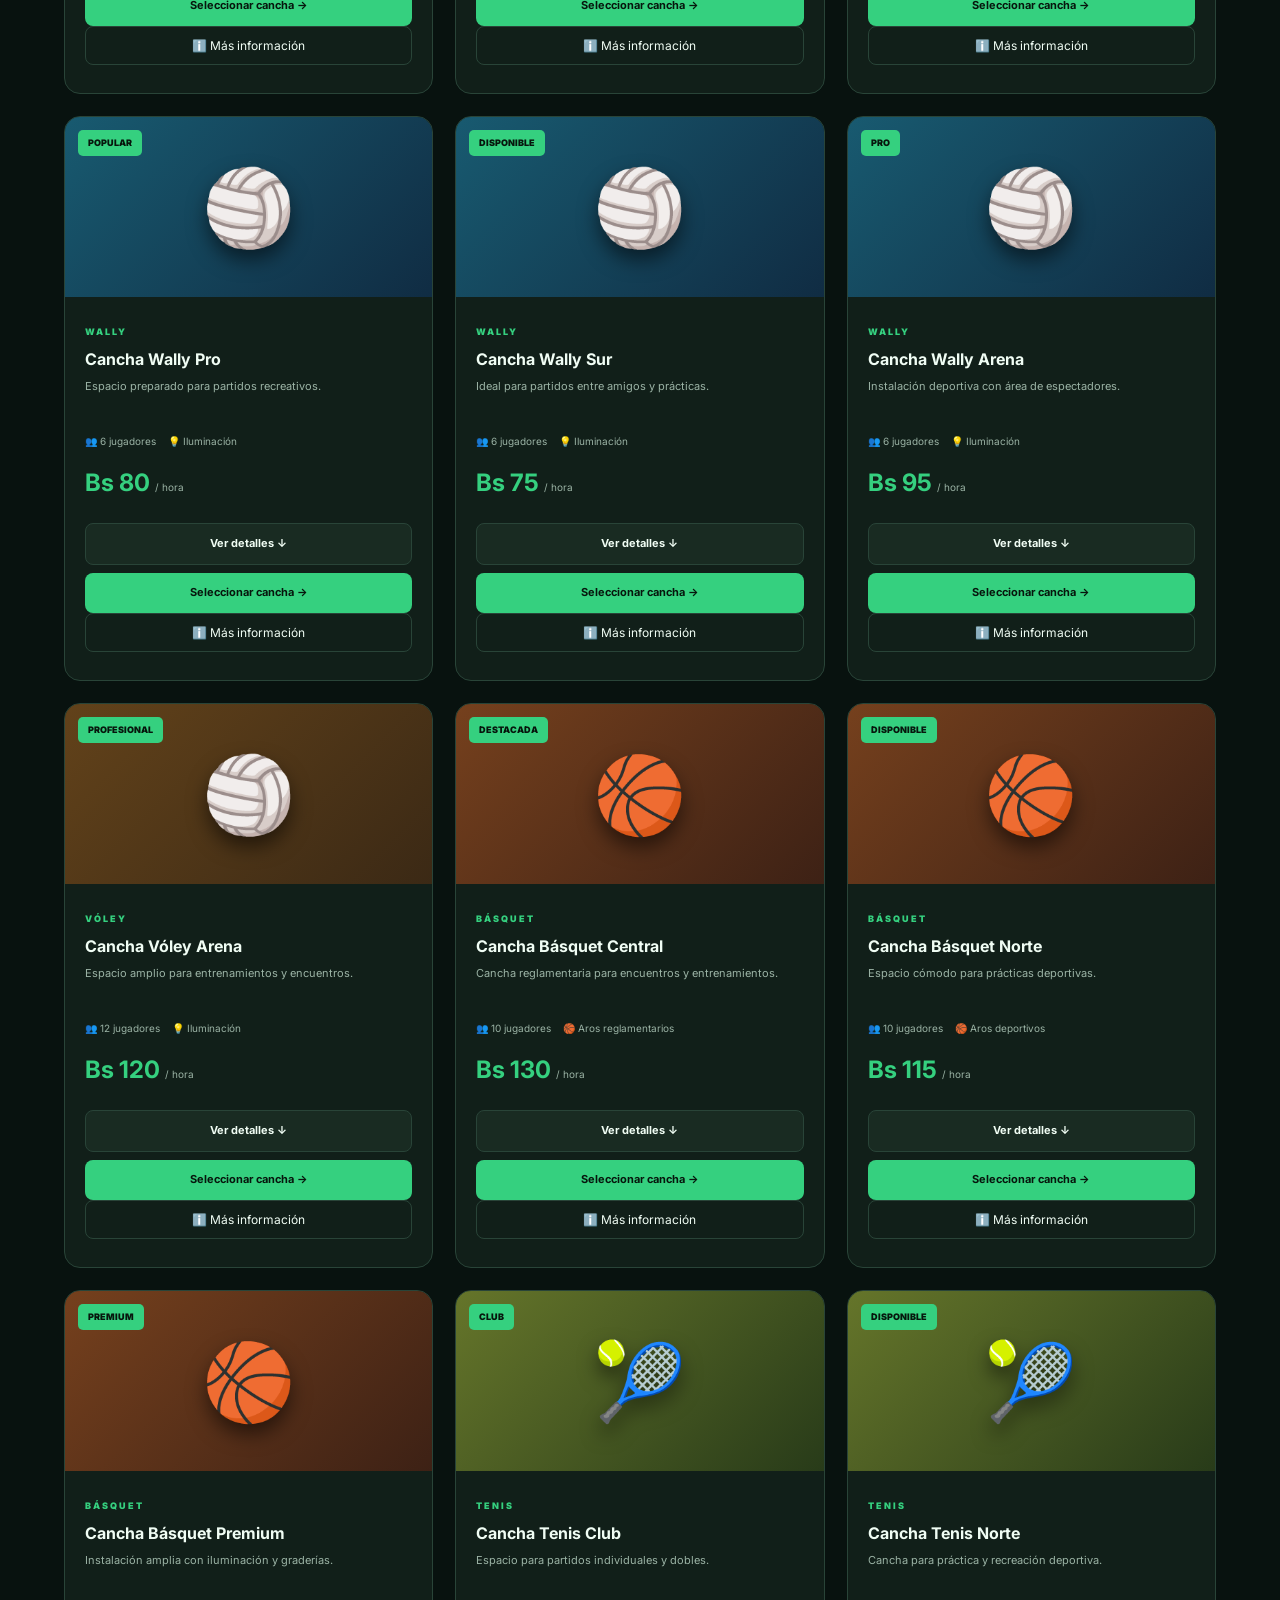
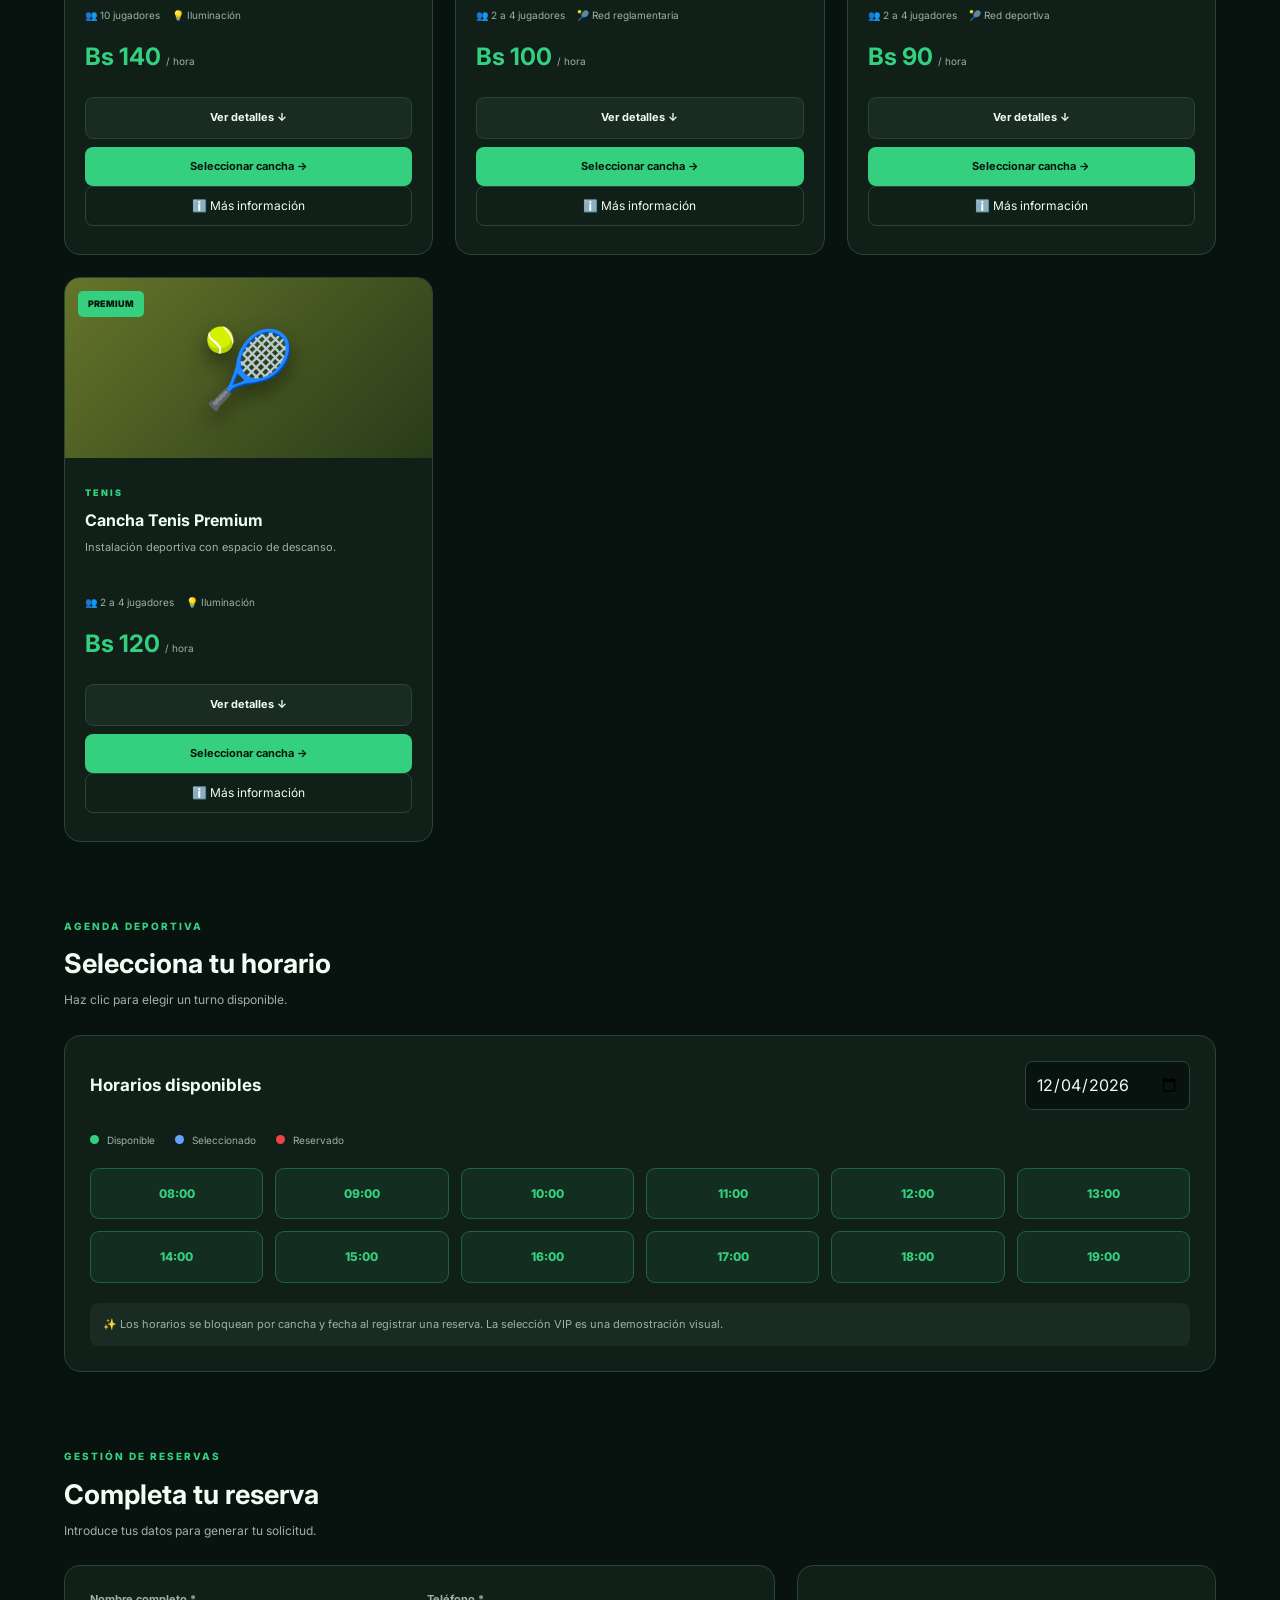
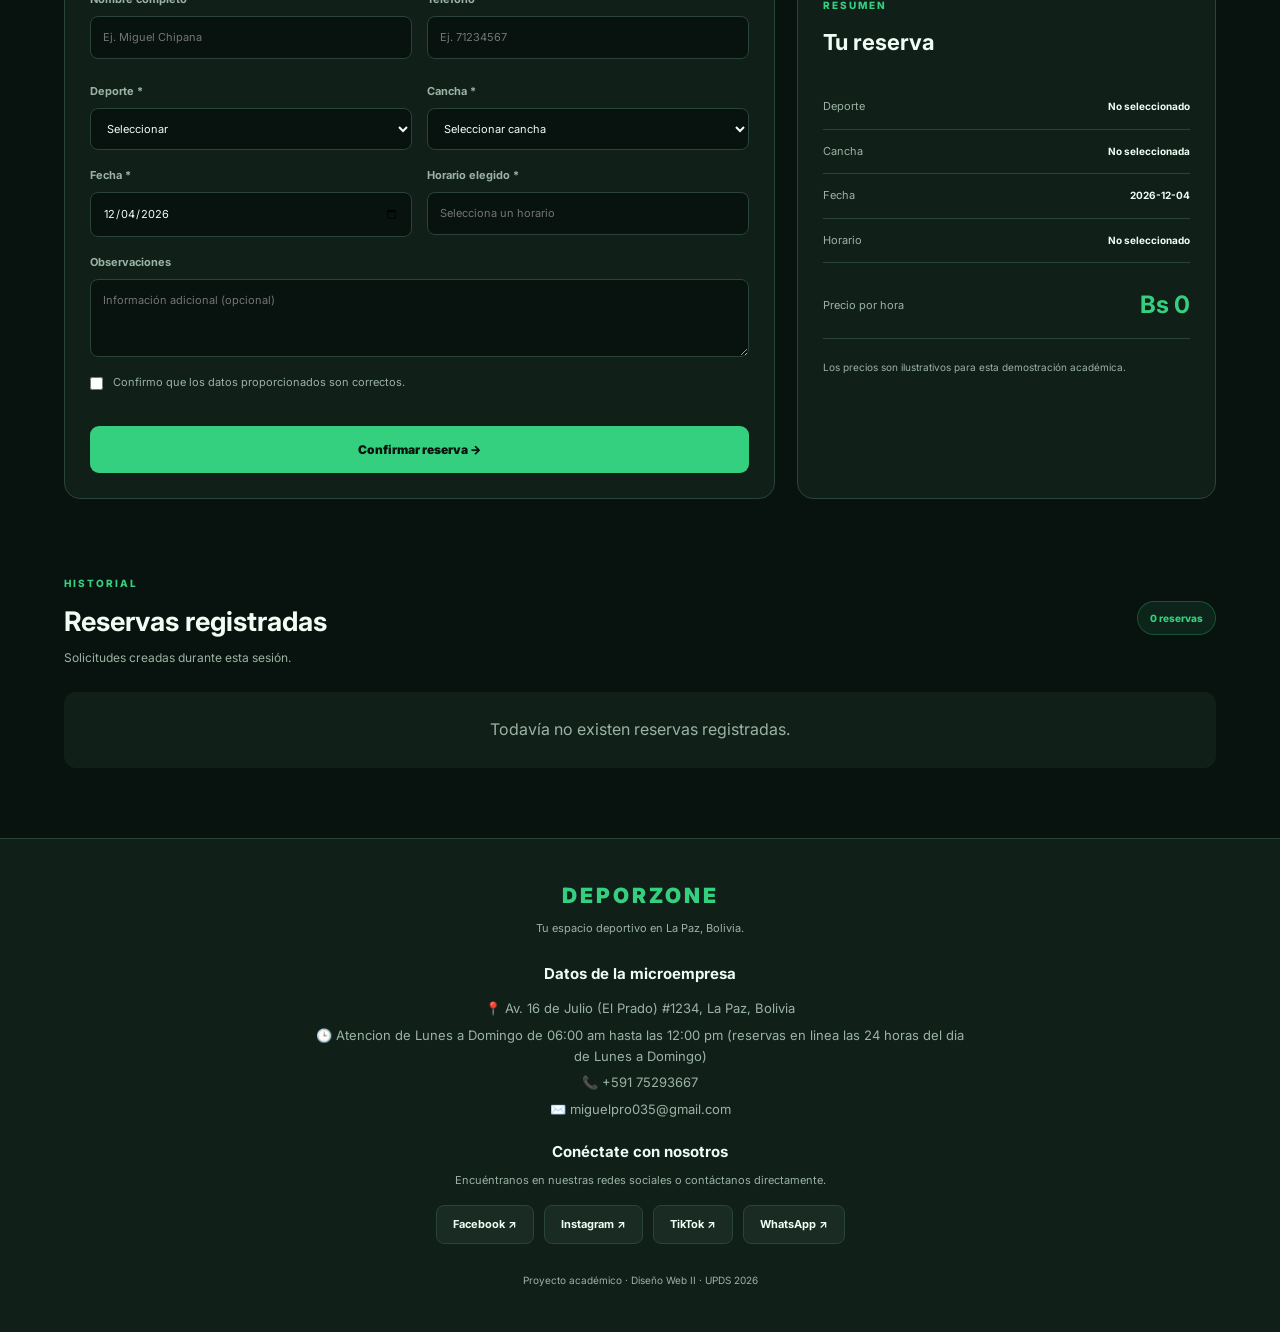
<file: lab-jquery/index.html>
<!DOCTYPE html>
<html lang="es">
<head>
    <meta charset="UTF-8">
    <meta name="viewport" content="width=device-width, initial-scale=1.0">
    <meta name="description" content="DeporZone La Paz - Reservas deportivas">
    <title>DeporZone | Reservas Deportivas</title>
    <link rel="stylesheet" href="styles.css">
    <script src="https://code.jquery.com/jquery-3.7.1.min.js"></script>
</head>
<body>

<header class="navbar">
    <div class="brand">
        <div class="brand-icon">D</div>
        <div>
            <h1>DEPOR<span>ZONE</span></h1>
            <small>LA PAZ · BOLIVIA</small>
        </div>
    </div>

    <button id="menuToggle" class="menu-toggle">☰</button>

    <nav id="mainNav">
        <a href="#inicio">Inicio</a>
        <a href="#canchas">Canchas</a>
        <a href="#horarios">Horarios</a>
        <a href="#reservar">Reservar</a>
        <a href="#reservas">Mis reservas</a>
    </nav>

    <button id="themeToggle" class="theme-button">
        ☀️ Modo claro
    </button>
</header>

<main>

<section class="hero" id="inicio">
    <div class="hero-content">
        <span class="hero-tag">⚽ EXPERIENCIA DEPORTIVA</span>
        <h2>Tu próximo partido<br><span>comienza aquí.</span></h2>
        <p>
            Encuentra tu cancha ideal, consulta los horarios disponibles
            y reserva tu espacio deportivo en DeporZone La Paz.
        </p>
        <a href="#canchas" class="primary-button">Explorar canchas →</a>

        <div class="hero-features">
            <span>✓ Reservas rápidas</span>
            <span>✓ Horarios flexibles</span>
            <span>✓ Atención personalizada</span>
        </div>
    </div>

    <div class="hero-visual">
        <div class="hero-ball">⚽</div>
        <div class="hero-label">
            <strong>DEPORTE + PASIÓN</strong>
            <small>Vive cada partido</small>
        </div>
    </div>
</section>

<section class="stats">
    <div><strong>05</strong><span>Tipos de deporte</span></div>
    <div><strong>13</strong><span>Canchas disponibles</span></div>
    <div><strong>12</strong><span>Horarios de referencia</span></div>
    <div><strong>24/7</strong><span>Consulta online</span></div>
</section>

<section class="section" id="canchas">

    <div class="section-title">
        <div>
            <span class="eyebrow">NUESTROS ESPACIOS</span>
            <h2>Encuentra tu cancha</h2>
            <p>Selecciona el deporte que deseas practicar.</p>
        </div>
        <span class="open-label">● DISPONIBILIDAD DEMO</span>
    </div>

    <div class="tabs">
        <button class="tab active" data-sport="todos">Todas</button>
        <button class="tab" data-sport="futsal">⚽ Futsal</button>
        <button class="tab" data-sport="wally">🏐 Wally</button>
        <button class="tab" data-sport="voley">🏐 Vóley</button>
        <button class="tab" data-sport="basquet">🏀 Básquet</button>
        <button class="tab" data-sport="tenis">🎾 Tenis</button>
    </div>

    <div class="filter-panel">
        <div class="filter-field">
            <label for="searchCourt">Buscar cancha</label>
            <input type="text" id="searchCourt"
                placeholder="Escribe el nombre...">
        </div>

        <div class="filter-field">
            <label for="priceFilter">Filtrar por precio</label>
            <select id="priceFilter">
                <option value="all">Todos los precios</option>
                <option value="low">Hasta Bs 80</option>
                <option value="medium">Bs 81 - 120</option>
                <option value="high">Más de Bs 120</option>
            </select>
        </div>

        <div class="filter-field">
            <label for="sortFilter">Ordenar por</label>
            <select id="sortFilter">
                <option value="default">Predeterminado</option>
                <option value="asc">Menor precio</option>
                <option value="desc">Mayor precio</option>
            </select>
        </div>

        <button id="resetFilters" class="reset-button">
            ↻ Limpiar filtros
        </button>
    </div>

    <div class="courts-grid" id="courtsGrid">

        <!-- FUTSAL 1 -->
        <article class="court-card" data-sport="futsal"
            data-price="100" data-name="Cancha Futsal Premium">
            <div class="court-image futsal-image">
                <span>⚽</span><label>DESTACADA</label>
            </div>
            <div class="court-info">
                <span class="sport-label">FUTSAL</span>
                <h3>Cancha Futsal Premium</h3>
                <p>Superficie sintética y espacio deportivo iluminado.</p>
                <div class="court-details">
                    <span>👥 10 jugadores</span>
                    <span>💡 Iluminación</span>
                </div>
                <div class="price-row">
                    <strong>Bs 100</strong><small>/ hora</small>
                </div>
                <button class="details-button">Ver detalles ↓</button>
                <div class="accordion-content">
                    <p><b>Superficie:</b> Césped sintético.</p>
                    <p><b>Servicios:</b> Iluminación y vestuarios.</p>
                    <p><b>Capacidad:</b> 5 contra 5.</p>
                </div>
                <button class="reserve-button"
                    data-court="Cancha Futsal Premium"
                    data-sport="futsal">Seleccionar cancha →</button>
            </div>
        </article>

        <!-- FUTSAL 2 -->
        <article class="court-card" data-sport="futsal"
            data-price="90" data-name="Cancha Futsal Norte">
            <div class="court-image futsal-image">
                <span>⚽</span><label>DISPONIBLE</label>
            </div>
            <div class="court-info">
                <span class="sport-label">FUTSAL</span>
                <h3>Cancha Futsal Norte</h3>
                <p>Cancha recreativa con superficie sintética.</p>
                <div class="court-details">
                    <span>👥 10 jugadores</span>
                    <span>💡 Iluminación</span>
                </div>
                <div class="price-row">
                    <strong>Bs 90</strong><small>/ hora</small>
                </div>
                <button class="details-button">Ver detalles ↓</button>
                <div class="accordion-content">
                    <p><b>Superficie:</b> Césped sintético.</p>
                    <p><b>Servicios:</b> Iluminación.</p>
                    <p><b>Capacidad:</b> 5 contra 5.</p>
                </div>
                <button class="reserve-button"
                    data-court="Cancha Futsal Norte"
                    data-sport="futsal">Seleccionar cancha →</button>
            </div>
        </article>

        <!-- FUTSAL 3 -->
        <article class="court-card" data-sport="futsal"
            data-price="110" data-name="Cancha Futsal Central">
            <div class="court-image futsal-image">
                <span>⚽</span><label>PREMIUM</label>
            </div>
            <div class="court-info">
                <span class="sport-label">FUTSAL</span>
                <h3>Cancha Futsal Central</h3>
                <p>Espacio amplio para encuentros deportivos.</p>
                <div class="court-details">
                    <span>👥 10 jugadores</span>
                    <span>💡 Iluminación</span>
                </div>
                <div class="price-row">
                    <strong>Bs 110</strong><small>/ hora</small>
                </div>
                <button class="details-button">Ver detalles ↓</button>
                <div class="accordion-content">
                    <p><b>Superficie:</b> Césped sintético.</p>
                    <p><b>Servicios:</b> Iluminación y vestuarios.</p>
                    <p><b>Capacidad:</b> 5 contra 5.</p>
                </div>
                <button class="reserve-button"
                    data-court="Cancha Futsal Central"
                    data-sport="futsal">Seleccionar cancha →</button>
            </div>
        </article>

        <!-- WALLY 1 -->
        <article class="court-card" data-sport="wally"
            data-price="80" data-name="Cancha Wally Pro">
            <div class="court-image wally-image">
                <span>🏐</span><label>POPULAR</label>
            </div>
            <div class="court-info">
                <span class="sport-label">WALLY</span>
                <h3>Cancha Wally Pro</h3>
                <p>Espacio preparado para partidos recreativos.</p>
                <div class="court-details">
                    <span>👥 6 jugadores</span>
                    <span>💡 Iluminación</span>
                </div>
                <div class="price-row">
                    <strong>Bs 80</strong><small>/ hora</small>
                </div>
                <button class="details-button">Ver detalles ↓</button>
                <div class="accordion-content">
                    <p><b>Superficie:</b> Piso deportivo.</p>
                    <p><b>Servicios:</b> Iluminación y vestuarios.</p>
                    <p><b>Capacidad:</b> Juego de Wally.</p>
                </div>
                <button class="reserve-button"
                    data-court="Cancha Wally Pro"
                    data-sport="wally">Seleccionar cancha →</button>
            </div>
        </article>

        <!-- WALLY 2 -->
        <article class="court-card" data-sport="wally"
            data-price="75" data-name="Cancha Wally Sur">
            <div class="court-image wally-image">
                <span>🏐</span><label>DISPONIBLE</label>
            </div>
            <div class="court-info">
                <span class="sport-label">WALLY</span>
                <h3>Cancha Wally Sur</h3>
                <p>Ideal para partidos entre amigos y prácticas.</p>
                <div class="court-details">
                    <span>👥 6 jugadores</span>
                    <span>💡 Iluminación</span>
                </div>
                <div class="price-row">
                    <strong>Bs 75</strong><small>/ hora</small>
                </div>
                <button class="details-button">Ver detalles ↓</button>
                <div class="accordion-content">
                    <p><b>Superficie:</b> Piso deportivo.</p>
                    <p><b>Servicios:</b> Iluminación.</p>
                    <p><b>Capacidad:</b> Juego de Wally.</p>
                </div>
                <button class="reserve-button"
                    data-court="Cancha Wally Sur"
                    data-sport="wally">Seleccionar cancha →</button>
            </div>
        </article>

        <!-- WALLY 3 -->
        <article class="court-card" data-sport="wally"
            data-price="95" data-name="Cancha Wally Arena">
            <div class="court-image wally-image">
                <span>🏐</span><label>PRO</label>
            </div>
            <div class="court-info">
                <span class="sport-label">WALLY</span>
                <h3>Cancha Wally Arena</h3>
                <p>Instalación deportiva con área de espectadores.</p>
                <div class="court-details">
                    <span>👥 6 jugadores</span>
                    <span>💡 Iluminación</span>
                </div>
                <div class="price-row">
                    <strong>Bs 95</strong><small>/ hora</small>
                </div>
                <button class="details-button">Ver detalles ↓</button>
                <div class="accordion-content">
                    <p><b>Superficie:</b> Piso deportivo.</p>
                    <p><b>Servicios:</b> Iluminación y graderías.</p>
                    <p><b>Capacidad:</b> Juego de Wally.</p>
                </div>
                <button class="reserve-button"
                    data-court="Cancha Wally Arena"
                    data-sport="wally">Seleccionar cancha →</button>
            </div>
        </article>

        <!-- VOLEY -->
        <article class="court-card" data-sport="voley"
            data-price="120" data-name="Cancha Vóley Arena">
            <div class="court-image voley-image">
                <span>🏐</span><label>PROFESIONAL</label>
            </div>
            <div class="court-info">
                <span class="sport-label">VÓLEY</span>
                <h3>Cancha Vóley Arena</h3>
                <p>Espacio amplio para entrenamientos y encuentros.</p>
                <div class="court-details">
                    <span>👥 12 jugadores</span>
                    <span>💡 Iluminación</span>
                </div>
                <div class="price-row">
                    <strong>Bs 120</strong><small>/ hora</small>
                </div>
                <button class="details-button">Ver detalles ↓</button>
                <div class="accordion-content">
                    <p><b>Superficie:</b> Piso deportivo.</p>
                    <p><b>Servicios:</b> Iluminación.</p>
                    <p><b>Capacidad:</b> 6 contra 6.</p>
                </div>
                <button class="reserve-button"
                    data-court="Cancha Vóley Arena"
                    data-sport="voley">Seleccionar cancha →</button>
            </div>
        </article>

        <!-- BÁSQUET 1 -->
        <article class="court-card" data-sport="basquet"
            data-price="130" data-name="Cancha Básquet Central">
            <div class="court-image basquet-image">
                <span>🏀</span><label>DESTACADA</label>
            </div>
            <div class="court-info">
                <span class="sport-label">BÁSQUET</span>
                <h3>Cancha Básquet Central</h3>
                <p>Cancha reglamentaria para encuentros y entrenamientos.</p>
                <div class="court-details">
                    <span>👥 10 jugadores</span>
                    <span>🏀 Aros reglamentarios</span>
                </div>
                <div class="price-row">
                    <strong>Bs 130</strong><small>/ hora</small>
                </div>
                <button class="details-button">Ver detalles ↓</button>
                <div class="accordion-content">
                    <p><b>Superficie:</b> Piso deportivo.</p>
                    <p><b>Servicios:</b> Iluminación y graderías.</p>
                    <p><b>Capacidad:</b> 5 contra 5.</p>
                </div>
                <button class="reserve-button"
                    data-court="Cancha Básquet Central"
                    data-sport="basquet">Seleccionar cancha →</button>
            </div>
        </article>

        <!-- BÁSQUET 2 -->
        <article class="court-card" data-sport="basquet"
            data-price="115" data-name="Cancha Básquet Norte">
            <div class="court-image basquet-image">
                <span>🏀</span><label>DISPONIBLE</label>
            </div>
            <div class="court-info">
                <span class="sport-label">BÁSQUET</span>
                <h3>Cancha Básquet Norte</h3>
                <p>Espacio cómodo para prácticas deportivas.</p>
                <div class="court-details">
                    <span>👥 10 jugadores</span>
                    <span>🏀 Aros deportivos</span>
                </div>
                <div class="price-row">
                    <strong>Bs 115</strong><small>/ hora</small>
                </div>
                <button class="details-button">Ver detalles ↓</button>
                <div class="accordion-content">
                    <p><b>Superficie:</b> Cemento pulido.</p>
                    <p><b>Servicios:</b> Iluminación.</p>
                    <p><b>Capacidad:</b> 5 contra 5.</p>
                </div>
                <button class="reserve-button"
                    data-court="Cancha Básquet Norte"
                    data-sport="basquet">Seleccionar cancha →</button>
            </div>
        </article>

        <!-- BÁSQUET 3 -->
        <article class="court-card" data-sport="basquet"
            data-price="140" data-name="Cancha Básquet Premium">
            <div class="court-image basquet-image">
                <span>🏀</span><label>PREMIUM</label>
            </div>
            <div class="court-info">
                <span class="sport-label">BÁSQUET</span>
                <h3>Cancha Básquet Premium</h3>
                <p>Instalación amplia con iluminación y graderías.</p>
                <div class="court-details">
                    <span>👥 10 jugadores</span>
                    <span>💡 Iluminación</span>
                </div>
                <div class="price-row">
                    <strong>Bs 140</strong><small>/ hora</small>
                </div>
                <button class="details-button">Ver detalles ↓</button>
                <div class="accordion-content">
                    <p><b>Superficie:</b> Piso deportivo.</p>
                    <p><b>Servicios:</b> Iluminación y graderías.</p>
                    <p><b>Capacidad:</b> 5 contra 5.</p>
                </div>
                <button class="reserve-button"
                    data-court="Cancha Básquet Premium"
                    data-sport="basquet">Seleccionar cancha →</button>
            </div>
        </article>

        <!-- TENIS 1 -->
        <article class="court-card" data-sport="tenis"
            data-price="100" data-name="Cancha Tenis Club">
            <div class="court-image tenis-image">
                <span>🎾</span><label>CLUB</label>
            </div>
            <div class="court-info">
                <span class="sport-label">TENIS</span>
                <h3>Cancha Tenis Club</h3>
                <p>Espacio para partidos individuales y dobles.</p>
                <div class="court-details">
                    <span>👥 2 a 4 jugadores</span>
                    <span>🎾 Red reglamentaria</span>
                </div>
                <div class="price-row">
                    <strong>Bs 100</strong><small>/ hora</small>
                </div>
                <button class="details-button">Ver detalles ↓</button>
                <div class="accordion-content">
                    <p><b>Superficie:</b> Polvo de ladrillo.</p>
                    <p><b>Servicios:</b> Iluminación.</p>
                    <p><b>Modalidad:</b> Individual o dobles.</p>
                </div>
                <button class="reserve-button"
                    data-court="Cancha Tenis Club"
                    data-sport="tenis">Seleccionar cancha →</button>
            </div>
        </article>

        <!-- TENIS 2 -->
        <article class="court-card" data-sport="tenis"
            data-price="90" data-name="Cancha Tenis Norte">
            <div class="court-image tenis-image">
                <span>🎾</span><label>DISPONIBLE</label>
            </div>
            <div class="court-info">
                <span class="sport-label">TENIS</span>
                <h3>Cancha Tenis Norte</h3>
                <p>Cancha para práctica y recreación deportiva.</p>
                <div class="court-details">
                    <span>👥 2 a 4 jugadores</span>
                    <span>🎾 Red deportiva</span>
                </div>
                <div class="price-row">
                    <strong>Bs 90</strong><small>/ hora</small>
                </div>
                <button class="details-button">Ver detalles ↓</button>
                <div class="accordion-content">
                    <p><b>Superficie:</b> Cemento deportivo.</p>
                    <p><b>Servicios:</b> Iluminación.</p>
                    <p><b>Modalidad:</b> Individual o dobles.</p>
                </div>
                <button class="reserve-button"
                    data-court="Cancha Tenis Norte"
                    data-sport="tenis">Seleccionar cancha →</button>
            </div>
        </article>

        <!-- TENIS 3 -->
        <article class="court-card" data-sport="tenis"
            data-price="120" data-name="Cancha Tenis Premium">
            <div class="court-image tenis-image">
                <span>🎾</span><label>PREMIUM</label>
            </div>
            <div class="court-info">
                <span class="sport-label">TENIS</span>
                <h3>Cancha Tenis Premium</h3>
                <p>Instalación deportiva con espacio de descanso.</p>
                <div class="court-details">
                    <span>👥 2 a 4 jugadores</span>
                    <span>💡 Iluminación</span>
                </div>
                <div class="price-row">
                    <strong>Bs 120</strong><small>/ hora</small>
                </div>
                <button class="details-button">Ver detalles ↓</button>
                <div class="accordion-content">
                    <p><b>Superficie:</b> Césped sintético.</p>
                    <p><b>Servicios:</b> Iluminación y área de descanso.</p>
                    <p><b>Modalidad:</b> Individual o dobles.</p>
                </div>
                <button class="reserve-button"
                    data-court="Cancha Tenis Premium"
                    data-sport="tenis">Seleccionar cancha →</button>
            </div>
        </article>

    </div>

    <p id="noResults">
        No se encontraron canchas con esos filtros.
    </p>
</section>

<section class="section schedule-section" id="horarios">
    <div class="section-title">
        <div>
            <span class="eyebrow">AGENDA DEPORTIVA</span>
            <h2>Selecciona tu horario</h2>
            <p>Haz clic para elegir un turno disponible.</p>
        </div>
    </div>

    <div class="schedule-panel">
        <div class="schedule-top">
            <h3>Horarios disponibles</h3>
            <input type="date" id="reservationDate">
        </div>

        <div class="schedule-legend">
            <span><i class="available"></i> Disponible</span>
            <span><i class="selected"></i> Seleccionado</span>
            <span><i class="occupied"></i> Reservado</span>
        </div>

        <div class="slots-grid" id="slotsGrid">
            <button class="slot" data-time="08:00">08:00</button>
            <button class="slot" data-time="09:00">09:00</button>
            <button class="slot" data-time="10:00">10:00</button>
            <button class="slot" data-time="11:00">11:00</button>
            <button class="slot" data-time="12:00">12:00</button>
            <button class="slot" data-time="13:00">13:00</button>
            <button class="slot" data-time="14:00">14:00</button>
            <button class="slot" data-time="15:00">15:00</button>
            <button class="slot" data-time="16:00">16:00</button>
            <button class="slot" data-time="17:00">17:00</button>
            <button class="slot" data-time="18:00">18:00</button>
            <button class="slot" data-time="19:00">19:00</button>
        </div>

        <div class="special-message">
            ✨ Los horarios se bloquean por cancha y fecha al registrar
            una reserva. La selección VIP es una demostración visual.
        </div>
    </div>
</section>

<section class="section booking-section" id="reservar">
    <div class="section-title">
        <div>
            <span class="eyebrow">GESTIÓN DE RESERVAS</span>
            <h2>Completa tu reserva</h2>
            <p>Introduce tus datos para generar tu solicitud.</p>
        </div>
    </div>

    <div class="booking-layout">
        <form id="bookingForm" class="booking-form">

            <div class="form-row">
                <div class="form-field">
                    <label for="clientName">Nombre completo *</label>
                    <input type="text" id="clientName"
                        placeholder="Ej. Miguel Chipana" required>
                    <small class="error" id="nameError"></small>
                </div>

                <div class="form-field">
                    <label for="clientPhone">Teléfono *</label>
                    <input type="tel" id="clientPhone"
                        placeholder="Ej. 71234567" maxlength="8" required>
                    <small class="error" id="phoneError"></small>
                </div>
            </div>

            <div class="form-row">
                <div class="form-field">
                    <label for="selectedSport">Deporte *</label>
                    <select id="selectedSport" required>
                        <option value="">Seleccionar</option>
                        <option value="futsal">Futsal</option>
                        <option value="wally">Wally</option>
                        <option value="voley">Vóley</option>
                        <option value="basquet">Básquet</option>
                        <option value="tenis">Tenis</option>
                    </select>
                </div>

                <div class="form-field">
                    <label for="selectedCourt">Cancha *</label>
                    <select id="selectedCourt" required>
                        <option value="">Seleccionar cancha</option>
                    </select>
                </div>
            </div>

            <div class="form-row">
                <div class="form-field">
                    <label for="selectedDate">Fecha *</label>
                    <input type="date" id="selectedDate" required>
                </div>

                <div class="form-field">
                    <label for="selectedTime">Horario elegido *</label>
                    <input type="text" id="selectedTime"
                        placeholder="Selecciona un horario"
                        readonly required>
                </div>
            </div>

            <div class="form-field">
                <label for="comments">Observaciones</label>
                <textarea id="comments" rows="3"
                    placeholder="Información adicional (opcional)"></textarea>
            </div>

            <div class="form-check">
                <input type="checkbox" id="terms">
                <label for="terms">
                    Confirmo que los datos proporcionados son correctos.
                </label>
            </div>

            <small class="error" id="formError"></small>

            <button type="submit" class="confirm-button">
                Confirmar reserva →
            </button>
        </form>

        <aside class="booking-summary">
            <span class="eyebrow">RESUMEN</span>
            <h3>Tu reserva</h3>

            <div class="summary-line">
                <span>Deporte</span>
                <strong id="summarySport">No seleccionado</strong>
            </div>

            <div class="summary-line">
                <span>Cancha</span>
                <strong id="summaryCourt">No seleccionada</strong>
            </div>

            <div class="summary-line">
                <span>Fecha</span>
                <strong id="summaryDate">No seleccionada</strong>
            </div>

            <div class="summary-line">
                <span>Horario</span>
                <strong id="summaryTime">No seleccionado</strong>
            </div>

            <div class="summary-total">
                <span>Precio por hora</span>
                <strong id="summaryPrice">Bs 0</strong>
            </div>

            <p>Los precios son ilustrativos para esta demostración académica.</p>
        </aside>
    </div>
</section>

<section class="section" id="reservas">
    <div class="section-title">
        <div>
            <span class="eyebrow">HISTORIAL</span>
            <h2>Reservas registradas</h2>
            <p>Solicitudes creadas durante esta sesión.</p>
        </div>
        <span class="reservation-count" id="reservationCount">
            0 reservas
        </span>
    </div>

    <div class="reservations-container" id="reservationsList">
        <p class="empty-message">
            Todavía no existen reservas registradas.
        </p>
    </div>
</section>

</main>

<!-- MODAL -->
<div class="modal" id="courtModal">
    <div class="modal-content">
        <button class="modal-close" id="closeModal">×</button>
        <span class="eyebrow">INFORMACIÓN DE CANCHA</span>
        <h2 id="modalTitle">Detalles</h2>
        <p id="modalDescription"></p>
        <button id="modalReserve" class="primary-button">
            Reservar esta cancha
        </button>
    </div>
</div>

<!-- NOTIFICACIÓN -->
<div id="toast" class="toast" role="status" aria-live="polite"></div>
<footer>
    <div class="footer-brand">DEPORZONE</div>
    <p>Tu espacio deportivo en La Paz, Bolivia.</p>

    <div class="social-section">
        <h3>Datos de la microempresa</h3>
        <div style="display:grid; gap:6px; margin:12px 0 20px; font-size:13px; color:var(--muted);">
            <span>📍 Av. 16 de Julio (El Prado) #1234, La Paz, Bolivia</span>
            <span>🕒 Atencion de Lunes a Domingo de 06:00 am hasta las 12:00 pm (reservas en linea las 24 horas del dia de Lunes a Domingo)</span>
            <span>📞 <a href="tel:+59175293667">+591 75293667</a></span>
            <span>✉️ <a href="mailto:miguelpro035@gmail.com">miguelpro035@gmail.com</a></span>
        </div>

        <h3>Conéctate con nosotros</h3>
        <p>Encuéntranos en nuestras redes sociales o contáctanos directamente.</p>

        <div class="social-links">
            <a href="https://www.facebook.com/share/18tQNuD8GC/"
                target="_blank" rel="noopener noreferrer"
                class="social-link">Facebook ↗</a>

            <a href="https://www.instagram.com/miguelpanteras?rpxt=bXBjbjlhcGVmOGkx"
                target="_blank" rel="noopener noreferrer"
                class="social-link">Instagram ↗</a>

            <a href="https://www.tiktok.com/@panna_miguel7?_r=1&amp;_t=ZS-9B5w3W9k8Ge"
                target="_blank" rel="noopener noreferrer"
                class="social-link">TikTok ↗</a>

            <a href="https://wa.me/59175293667"
                target="_blank" rel="noopener noreferrer"
                class="social-link whatsapp">WhatsApp ↗</a>
        </div>
    </div>

    <small>Proyecto académico · Diseño Web II · UPDS 2026</small>


<script src="script.js"></script>
</body>
</html>
</file>
<file: lab-jquery/styles.css>
@import url('https://fonts.googleapis.com/css2?family=Inter:wght@400;500;600;700;800;900&display=swap');

:root {
    --bg: #08120f;
    --surface: #111f19;
    --surface2: #192b22;
    --text: #f0fdf4;
    --muted: #9bb3a5;
    --primary: #35d07f;
    --primary-dark: #159957;
    --border: #294438;
    --danger: #fb7185;
    --shadow: 0 15px 40px #0005;
}

body.light {
    --bg: #f1f7f3;
    --surface: #ffffff;
    --surface2: #e4f1e9;
    --text: #15251c;
    --muted: #607468;
    --primary: #159957;
    --primary-dark: #087443;
    --border: #d1e2d7;
    --shadow: 0 12px 30px #173d2515;
}

* {
    margin: 0;
    padding: 0;
    box-sizing: border-box;
}

html {
    scroll-behavior: smooth;
    scroll-padding-top: 90px;
}

body {
    background: var(--bg);
    color: var(--text);
    font-family: 'Inter', sans-serif;
    line-height: 1.6;
    transition: background .3s, color .3s;
}

button, input, select, textarea {
    font: inherit;
}

button {
    cursor: pointer;
    border: none;
}

a {
    text-decoration: none;
    color: inherit;
}

/* HEADER */

.navbar {
    position: sticky;
    top: 0;
    z-index: 100;
    min-height: 78px;
    padding: 12px 5%;
    display: flex;
    align-items: center;
    justify-content: space-between;
    background: var(--surface);
    border-bottom: 1px solid var(--border);
    gap: 20px;
}

.brand {
    display: flex;
    align-items: center;
    gap: 11px;
}

.brand-icon {
    width: 44px;
    height: 44px;
    background: var(--primary);
    color: #06130b;
    display: grid;
    place-items: center;
    font-weight: 900;
    font-size: 25px;
    border-radius: 12px;
}

.brand h1 {
    font-size: 19px;
    font-weight: 900;
    letter-spacing: 1px;
}

.brand h1 span {
    color: var(--primary);
}

.brand small {
    color: var(--muted);
    font-size: 9px;
    letter-spacing: 2px;
}

.navbar nav {
    display: flex;
    gap: 22px;
}

.navbar nav a {
    font-size: 12px;
    font-weight: 600;
    color: var(--muted);
    transition: .3s;
}

.navbar nav a:hover {
    color: var(--primary);
}

.theme-button, .menu-toggle {
    background: var(--surface2);
    border: 1px solid var(--border);
    color: var(--text);
    padding: 10px 13px;
    border-radius: 9px;
    font-size: 11px;
}

.menu-toggle {
    display: none;
    font-size: 20px;
}

/* HERO */

.hero {
    min-height: 450px;
    margin: 30px auto;
    width: 90%;
    max-width: 1250px;
    border: 1px solid var(--border);
    border-radius: 24px;
    background:
        radial-gradient(circle at 75% 40%, #15995755, transparent 35%),
        linear-gradient(120deg, #10271c, #102b20, #102018);
    display: flex;
    justify-content: space-between;
    align-items: center;
    padding: 55px;
    overflow: hidden;
}

.light .hero {
    background:
        radial-gradient(circle at 80% 40%, #35d07f55, transparent 40%),
        linear-gradient(120deg, #dff6e8, #effbf3);
}

.hero-content {
    max-width: 590px;
}

.hero-tag, .eyebrow {
    color: var(--primary);
    font-size: 10px;
    font-weight: 800;
    letter-spacing: 2px;
}

.hero h2 {
    font-size: clamp(38px, 5vw, 62px);
    font-weight: 900;
    line-height: 1.1;
    margin: 22px 0;
}

.hero h2 span {
    color: var(--primary);
}

.hero p {
    max-width: 490px;
    color: var(--muted);
    font-size: 14px;
    margin-bottom: 27px;
}

.primary-button {
    display: inline-block;
    background: var(--primary);
    color: #07160d;
    padding: 13px 22px;
    border-radius: 9px;
    font-size: 12px;
    font-weight: 800;
    transition: .3s;
}

.primary-button:hover {
    transform: translateY(-3px);
    box-shadow: 0 10px 25px #35d07f44;
}

.hero-features {
    display: flex;
    flex-wrap: wrap;
    gap: 17px;
    margin-top: 30px;
    color: var(--muted);
    font-size: 10px;
}

.hero-visual {
    width: 270px;
    height: 270px;
    display: grid;
    place-items: center;
    position: relative;
    border-radius: 50%;
    border: 2px solid #35d07f66;
    box-shadow: 0 0 70px #35d07f22;
    background: #35d07f12;
}

.hero-ball {
    font-size: 125px;
    filter: drop-shadow(0 12px 15px #0007);
}

.hero-label {
    position: absolute;
    bottom: -15px;
    background: var(--surface);
    border: 1px solid var(--border);
    border-radius: 12px;
    padding: 12px 20px;
    text-align: center;
    display: flex;
    flex-direction: column;
    font-size: 10px;
}

.hero-label strong {
    color: var(--primary);
}

.hero-label small {
    color: var(--muted);
}

/* ESTADÍSTICAS */

.stats {
    width: 90%;
    max-width: 1250px;
    margin: 40px auto 65px;
    display: grid;
    grid-template-columns: repeat(4, 1fr);
    background: var(--surface);
    border: 1px solid var(--border);
    border-radius: 15px;
}

.stats div {
    padding: 23px;
    display: flex;
    flex-direction: column;
    align-items: center;
    border-right: 1px solid var(--border);
}

.stats div:last-child {
    border: none;
}

.stats strong {
    color: var(--primary);
    font-size: 26px;
    font-weight: 900;
}

.stats span {
    color: var(--muted);
    font-size: 11px;
}

/* SECCIONES */

.section {
    width: 90%;
    max-width: 1250px;
    margin: 70px auto;
}

.section-title {
    display: flex;
    align-items: center;
    justify-content: space-between;
    gap: 15px;
    margin-bottom: 25px;
}

.section-title h2 {
    font-size: 27px;
    margin: 5px 0;
}

.section-title p {
    color: var(--muted);
    font-size: 12px;
}

.open-label, .reservation-count {
    color: var(--primary);
    background: #35d07f18;
    border: 1px solid #35d07f44;
    padding: 8px 12px;
    border-radius: 20px;
    font-size: 10px;
    font-weight: 800;
}

/* PESTAÑAS */

.tabs {
    display: flex;
    flex-wrap: wrap;
    gap: 10px;
    margin-bottom: 20px;
}

.tab {
    padding: 11px 19px;
    border-radius: 8px;
    background: var(--surface);
    border: 1px solid var(--border);
    color: var(--muted);
    font-size: 11px;
    font-weight: 700;
    transition: .3s;
}

.tab:hover, .tab.active {
    background: var(--primary);
    color: #07160d;
    border-color: var(--primary);
}

/* FILTROS */

.filter-panel {
    display: grid;
    grid-template-columns: 1.4fr 1fr 1fr auto;
    align-items: end;
    gap: 13px;
    padding: 20px;
    background: var(--surface);
    border: 1px solid var(--border);
    border-radius: 14px;
    margin-bottom: 25px;
}

.filter-field, .form-field {
    display: flex;
    flex-direction: column;
    gap: 7px;
}

.filter-field label, .form-field label {
    color: var(--muted);
    font-size: 11px;
    font-weight: 700;
}

.filter-field input, .filter-field select,
.form-field input, .form-field select,
.form-field textarea {
    width: 100%;
    padding: 12px;
    background: var(--bg);
    color: var(--text);
    border: 1px solid var(--border);
    border-radius: 8px;
    outline: none;
    font-size: 11px;
}

input:focus, select:focus, textarea:focus {
    border-color: var(--primary);
}

.reset-button {
    background: var(--surface2);
    color: var(--primary);
    border: 1px solid var(--border);
    border-radius: 8px;
    padding: 12px;
    font-size: 11px;
    font-weight: 700;
}

/* CANCHAS */

.courts-grid {
    display: grid;
    grid-template-columns: repeat(3, 1fr);
    gap: 22px;
}

.court-card {
    overflow: hidden;
    background: var(--surface);
    border: 1px solid var(--border);
    border-radius: 16px;
    transition: .3s;
}

.court-card:hover {
    transform: translateY(-5px);
    border-color: var(--primary);
    box-shadow: var(--shadow);
}

.court-image {
    height: 180px;
    display: grid;
    place-items: center;
    position: relative;
}

.court-image span {
    font-size: 75px;
    filter: drop-shadow(0 10px 10px #0008);
}

.court-image label {
    position: absolute;
    top: 13px;
    left: 13px;
    background: var(--primary);
    color: #07160d;
    padding: 6px 10px;
    border-radius: 5px;
    font-size: 9px;
    font-weight: 900;
}

.futsal-image {
    background: linear-gradient(135deg, #155b3a, #0d3122);
}

.wally-image {
    background: linear-gradient(135deg, #185a70, #102c43);
}

.voley-image {
    background: linear-gradient(135deg, #62421a, #3b2915);
}

.basquet-image {
    background: linear-gradient(135deg, #75401d, #3d2115);
}

.tenis-image {
    background: linear-gradient(135deg, #65752a, #283b19);
}

.court-info {
    padding: 20px;
}

.sport-label {
    color: var(--primary);
    font-size: 9px;
    font-weight: 900;
    letter-spacing: 2px;
}

.court-info h3 {
    font-size: 16px;
    margin: 5px 0;
}

.court-info > p {
    color: var(--muted);
    font-size: 11px;
    min-height: 40px;
}

.court-details {
    display: flex;
    gap: 12px;
    flex-wrap: wrap;
    color: var(--muted);
    font-size: 10px;
    margin: 15px 0;
}

.price-row {
    display: flex;
    align-items: baseline;
    gap: 5px;
    margin: 13px 0;
}

.price-row strong {
    color: var(--primary);
    font-size: 24px;
}

.price-row small {
    color: var(--muted);
    font-size: 10px;
}

.details-button, .reserve-button {
    width: 100%;
    padding: 11px;
    border-radius: 8px;
    font-size: 11px;
    font-weight: 700;
    margin-top: 8px;
}

.details-button {
    color: var(--text);
    background: var(--surface2);
    border: 1px solid var(--border);
}

.reserve-button {
    color: #07160d;
    background: var(--primary);
}

.accordion-content {
    display: none;
    padding: 12px;
    background: var(--surface2);
    border-radius: 8px;
    margin-top: 8px;
    font-size: 11px;
    color: var(--muted);
}

.accordion-content p {
    margin: 4px 0;
}

#noResults {
    display: none;
    padding: 25px;
    text-align: center;
    color: var(--muted);
    background: var(--surface);
    border-radius: 12px;
}

/* HORARIOS */

.schedule-panel {
    padding: 25px;
    background: var(--surface);
    border: 1px solid var(--border);
    border-radius: 17px;
}

.schedule-top {
    display: flex;
    justify-content: space-between;
    align-items: center;
    gap: 15px;
    margin-bottom: 22px;
}

.schedule-top h3 {
    font-size: 17px;
}

.schedule-top input {
    background: var(--bg);
    color: var(--text);
    padding: 10px;
    border: 1px solid var(--border);
    border-radius: 8px;
}

.schedule-legend {
    display: flex;
    flex-wrap: wrap;
    gap: 20px;
    color: var(--muted);
    font-size: 10px;
    margin-bottom: 20px;
}

.schedule-legend i {
    display: inline-block;
    width: 9px;
    height: 9px;
    border-radius: 50%;
    margin-right: 5px;
}

.available {
    background: var(--primary);
}

.selected {
    background: #60a5fa;
}

.occupied {
    background: #ef4444;
}

.slots-grid {
    display: grid;
    grid-template-columns: repeat(6, 1fr);
    gap: 12px;
}

.slot {
    background: #35d07f14;
    border: 1px solid #35d07f55;
    color: var(--primary);
    padding: 15px 8px;
    border-radius: 9px;
    font-weight: 800;
    font-size: 12px;
    transition: .2s;
}

.slot:hover:not(:disabled) {
    background: var(--primary);
    color: #07160d;
}

.slot.selected {
    background: #2563eb;
    color: white;
    border-color: #60a5fa;
}

.slot.vip {
    background: #a855f7;
    color: white;
    border-color: #c084fc;
    box-shadow: 0 0 20px #a855f766;
}

.slot.occupied {
    background: #ef444422;
    color: #fb7185;
    border-color: #ef444455;
    cursor: not-allowed;
    opacity: .6;
}

.special-message {
    color: var(--muted);
    font-size: 11px;
    margin-top: 20px;
    padding: 13px;
    background: var(--surface2);
    border-radius: 8px;
}

/* FORMULARIO */

.booking-layout {
    display: grid;
    grid-template-columns: 1.7fr 1fr;
    gap: 22px;
}

.booking-form, .booking-summary {
    background: var(--surface);
    border: 1px solid var(--border);
    border-radius: 16px;
    padding: 25px;
}

.booking-form {
    display: flex;
    flex-direction: column;
    gap: 17px;
}

.form-row {
    display: grid;
    grid-template-columns: 1fr 1fr;
    gap: 15px;
}

.form-field textarea {
    resize: vertical;
}

.form-check {
    display: flex;
    align-items: center;
    gap: 10px;
    color: var(--muted);
    font-size: 11px;
}

.form-check input {
    accent-color: var(--primary);
}

.error {
    color: var(--danger);
    font-size: 10px;
}

.confirm-button {
    width: 100%;
    padding: 14px;
    background: var(--primary);
    color: #07160d;
    border-radius: 9px;
    font-weight: 900;
    font-size: 12px;
}

.booking-summary h3 {
    font-size: 22px;
    margin: 8px 0 25px;
}

.summary-line, .summary-total {
    display: flex;
    justify-content: space-between;
    gap: 10px;
    padding: 13px 0;
    border-bottom: 1px solid var(--border);
    font-size: 11px;
}

.summary-line span, .summary-total span {
    color: var(--muted);
}

.summary-line strong {
    text-align: right;
    font-size: 10px;
}

.summary-total {
    margin-top: 10px;
    align-items: center;
}

.summary-total strong {
    color: var(--primary);
    font-size: 24px;
}

.booking-summary > p {
    color: var(--muted);
    font-size: 10px;
    margin-top: 20px;
}

/* RESERVAS */

.reservations-container {
    display: grid;
    gap: 12px;
}

.reservation-item {
    padding: 18px;
    background: var(--surface);
    border: 1px solid var(--border);
    border-left: 4px solid var(--primary);
    border-radius: 10px;
    display: flex;
    justify-content: space-between;
    align-items: center;
    gap: 15px;
}

.reservation-item h3 {
    font-size: 13px;
}

.reservation-item p {
    font-size: 10px;
    color: var(--muted);
}

.reservation-item strong {
    color: var(--primary);
    font-size: 13px;
}

.empty-message {
    color: var(--muted);
    padding: 25px;
    text-align: center;
    background: var(--surface);
    border-radius: 12px;
}

/* MODAL */

.modal {
    display: none;
    position: fixed;
    inset: 0;
    z-index: 300;
    background: #000b;
    align-items: center;
    justify-content: center;
    padding: 20px;
}

.modal-content {
    position: relative;
    width: 100%;
    max-width: 430px;
    padding: 35px;
    background: var(--surface);
    border: 1px solid var(--border);
    border-radius: 18px;
    box-shadow: var(--shadow);
}

.modal-content h2 {
    margin: 12px 0;
}

.modal-content p {
    color: var(--muted);
    font-size: 12px;
    margin-bottom: 20px;
}

.modal-close {
    position: absolute;
    top: 12px;
    right: 15px;
    background: transparent;
    color: var(--text);
    font-size: 27px;
}

/* NOTIFICACIONES */

.toast {
    position: fixed;
    bottom: 25px;
    right: 25px;
    z-index: 400;
    max-width: 330px;
    background: var(--primary);
    color: #07160d;
    padding: 14px 20px;
    border-radius: 10px;
    font-size: 12px;
    font-weight: 800;
    box-shadow: var(--shadow);
    display: none;
}

/* FOOTER Y REDES SOCIALES */

footer {
    padding: 40px 15px;
    text-align: center;
    background: var(--surface);
    border-top: 1px solid var(--border);
}

.footer-brand {
    color: var(--primary);
    font-size: 21px;
    font-weight: 900;
    letter-spacing: 3px;
}

footer p {
    color: var(--muted);
    font-size: 11px;
    margin: 8px 0;
}

footer small {
    color: var(--muted);
    font-size: 10px;
}

.social-section {
    margin: 24px auto 20px;
    max-width: 650px;
}

.social-section h3 {
    font-size: 15px;
    margin-bottom: 5px;
}

.social-links {
    display: flex;
    justify-content: center;
    flex-wrap: wrap;
    gap: 10px;
    margin: 15px 0 22px;
}

.social-link {
    padding: 10px 16px;
    border: 1px solid var(--border);
    border-radius: 8px;
    background: var(--surface2);
    color: var(--text);
    font-size: 11px;
    font-weight: 700;
    transition: .25s;
}

.social-link:hover {
    background: var(--primary);
    color: #07160d;
    transform: translateY(-3px);
}

/* RESPONSIVE */

@media(max-width: 900px) {
    .hero {
        padding: 35px;
    }

    .hero-visual {
        width: 200px;
        height: 200px;
    }

    .hero-ball {
        font-size: 90px;
    }

    .filter-panel {
        grid-template-columns: 1fr 1fr;
    }

    .booking-layout {
        grid-template-columns: 1fr;
    }

    .courts-grid {
        grid-template-columns: repeat(2, 1fr);
    }
}

@media(max-width: 600px) {
    .navbar {
        flex-wrap: wrap;
        padding: 12px 5%;
    }

    .menu-toggle {
        display: block;
        margin-left: auto;
    }

    .navbar nav {
        display: none;
        width: 100%;
        flex-direction: column;
        gap: 0;
        order: 4;
    }

    .navbar nav a {
        padding: 12px;
        border-top: 1px solid var(--border);
    }

    .theme-button {
        font-size: 10px;
    }

    .hero {
        width: 92%;
        padding: 27px;
        min-height: 370px;
    }

    .hero-visual {
        display: none;
    }

    .hero h2 {
        font-size: 39px;
    }

    .stats {
        grid-template-columns: repeat(2, 1fr);
    }

    .stats div:nth-child(2) {
        border-right: none;
    }

    .stats div:nth-child(-n+2) {
        border-bottom: 1px solid var(--border);
    }

    .section {
        width: 92%;
    }

    .section-title h2 {
        font-size: 22px;
    }

    .courts-grid {
        grid-template-columns: 1fr;
    }

    .filter-panel {
        grid-template-columns: 1fr;
    }

    .slots-grid {
        grid-template-columns: repeat(3, 1fr);
    }

    .form-row {
        grid-template-columns: 1fr;
    }

    .schedule-top {
        align-items: flex-start;
        flex-direction: column;
    }

    .reservation-item {
        align-items: flex-start;
        flex-direction: column;
    }

    .section-title {
        align-items: flex-start;
        flex-direction: column;
    }
}
</file>
